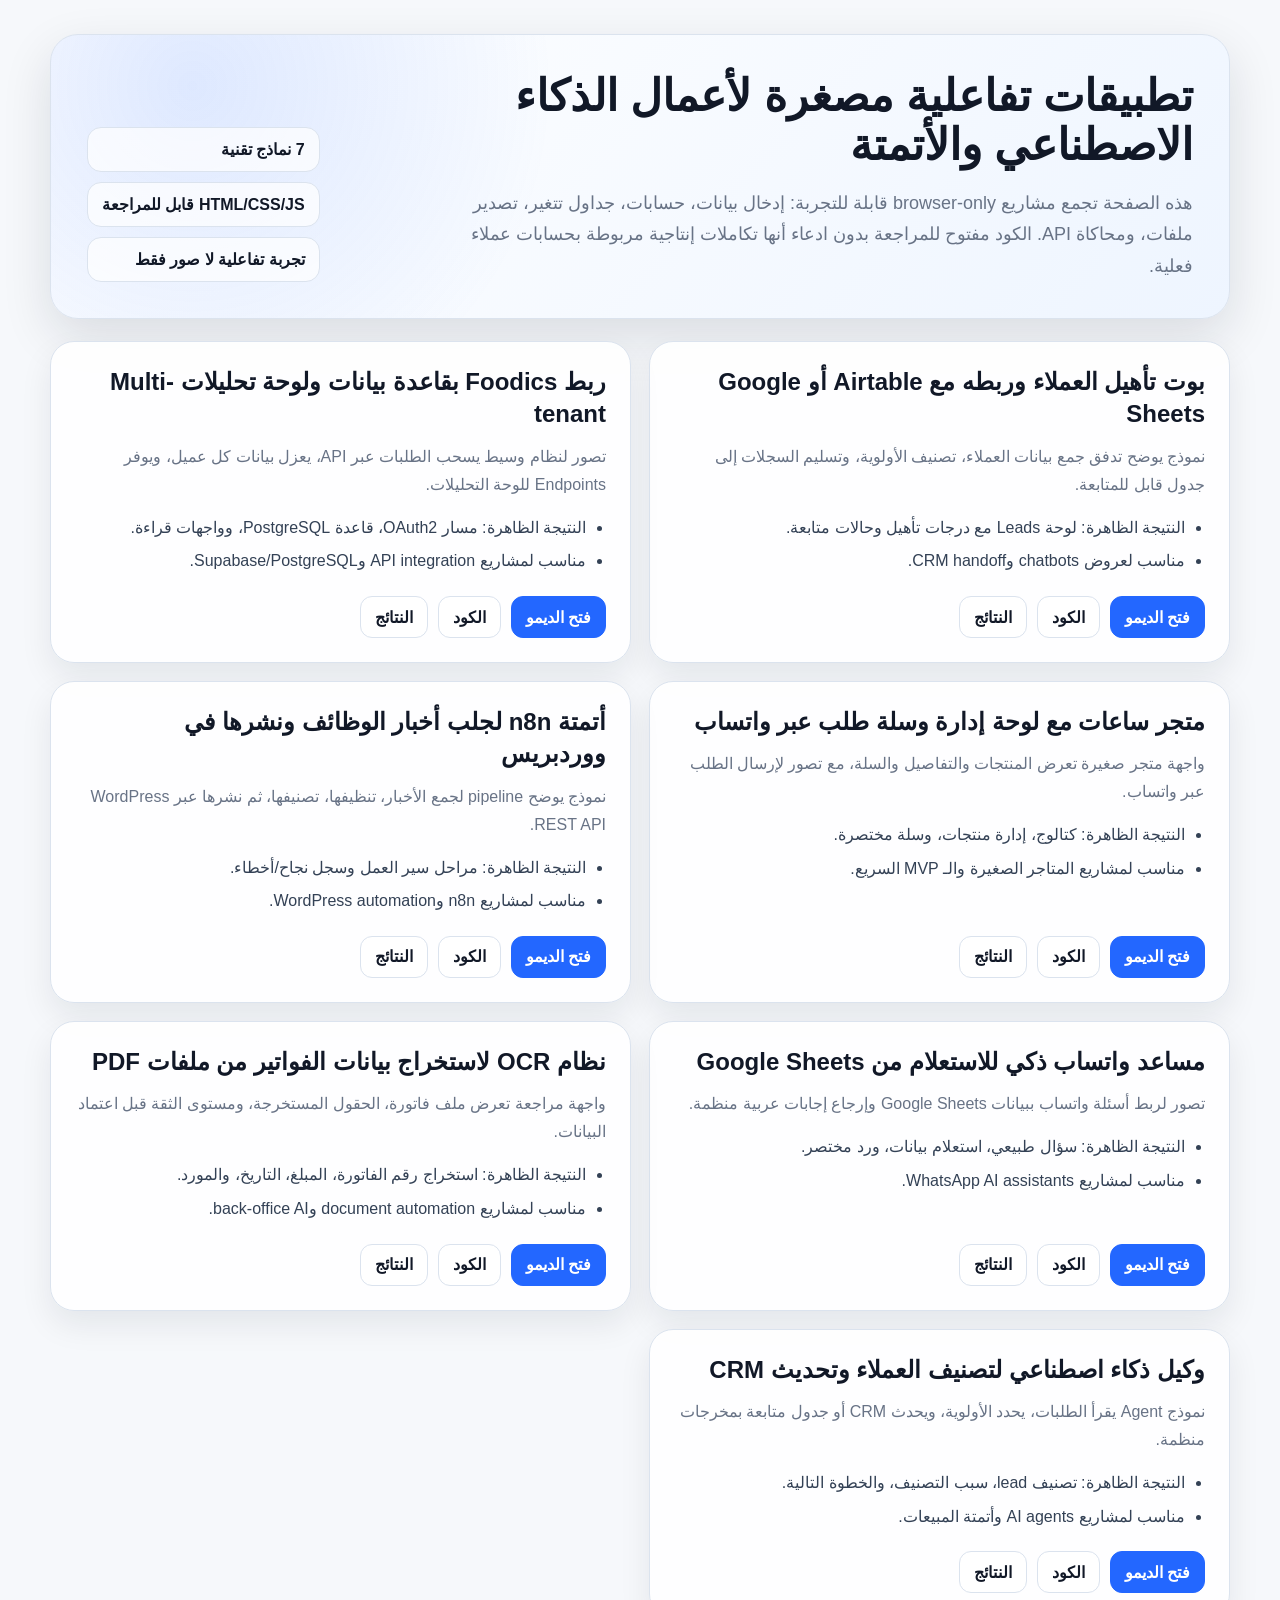
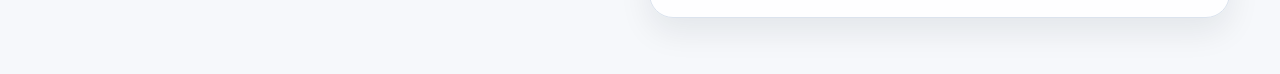
<file: index.html>
<!doctype html>
<html lang="ar" dir="rtl">
<head>
  <meta charset="utf-8">
  <meta name="viewport" content="width=device-width, initial-scale=1">
  <title>معرض ديموهات الذكاء الاصطناعي والأتمتة</title>
  <link rel="icon" href="./favicon.svg" type="image/svg+xml">
  <link rel="stylesheet" href="./shared.css">
</head>
<body>
  <main class="frame hub rtl">
    <section class="hub-hero">
      <div>
        <h1>تطبيقات تفاعلية مصغرة لأعمال الذكاء الاصطناعي والأتمتة</h1>
        <p>هذه الصفحة تجمع مشاريع browser-only قابلة للتجربة: إدخال بيانات، حسابات، جداول تتغير، تصدير ملفات، ومحاكاة API. الكود مفتوح للمراجعة بدون ادعاء أنها تكاملات إنتاجية مربوطة بحسابات عملاء فعلية.</p>
      </div>
      <div class="hub-meta">
        <span>7 نماذج تقنية</span>
        <span>HTML/CSS/JS قابل للمراجعة</span>
        <span>تجربة تفاعلية لا صور فقط</span>
      </div>
    </section>

    <section class="demo-grid" aria-label="قائمة الديموهات">
      <article class="demo-card">
        <div>
          <h2>بوت تأهيل العملاء وربطه مع Airtable أو Google Sheets</h2>
          <p>نموذج يوضح تدفق جمع بيانات العملاء، تصنيف الأولوية، وتسليم السجلات إلى جدول قابل للمتابعة.</p>
          <ul>
            <li>النتيجة الظاهرة: لوحة Leads مع درجات تأهيل وحالات متابعة.</li>
            <li>مناسب لعروض chatbots وCRM handoff.</li>
          </ul>
        </div>
        <div class="demo-actions">
          <a href="./ai-leads-dashboard.html">فتح الديمو</a>
          <a href="https://github.com/Abdelrahman-Nashaat/mostaql-ai-automation-portfolio/blob/main/ai-leads-dashboard.html">الكود</a>
          <a href="./results.html#ai-leads-dashboard">النتائج</a>
        </div>
      </article>

      <article class="demo-card">
        <div>
          <h2>ربط Foodics بقاعدة بيانات ولوحة تحليلات Multi-tenant</h2>
          <p>تصور لنظام وسيط يسحب الطلبات عبر API، يعزل بيانات كل عميل، ويوفر Endpoints للوحة التحليلات.</p>
          <ul>
            <li>النتيجة الظاهرة: مسار OAuth2، قاعدة PostgreSQL، وواجهات قراءة.</li>
            <li>مناسب لمشاريع API integration وSupabase/PostgreSQL.</li>
          </ul>
        </div>
        <div class="demo-actions">
          <a href="./foodics-analytics-api.html">فتح الديمو</a>
          <a href="https://github.com/Abdelrahman-Nashaat/mostaql-ai-automation-portfolio/blob/main/foodics-analytics-api.html">الكود</a>
          <a href="./results.html#foodics-analytics-api">النتائج</a>
        </div>
      </article>

      <article class="demo-card">
        <div>
          <h2>متجر ساعات مع لوحة إدارة وسلة طلب عبر واتساب</h2>
          <p>واجهة متجر صغيرة تعرض المنتجات والتفاصيل والسلة، مع تصور لإرسال الطلب عبر واتساب.</p>
          <ul>
            <li>النتيجة الظاهرة: كتالوج، إدارة منتجات، وسلة مختصرة.</li>
            <li>مناسب لمشاريع المتاجر الصغيرة والـ MVP السريع.</li>
          </ul>
        </div>
        <div class="demo-actions">
          <a href="./watch-store-admin.html">فتح الديمو</a>
          <a href="https://github.com/Abdelrahman-Nashaat/mostaql-ai-automation-portfolio/blob/main/watch-store-admin.html">الكود</a>
          <a href="./results.html#watch-store-admin">النتائج</a>
        </div>
      </article>

      <article class="demo-card">
        <div>
          <h2>أتمتة n8n لجلب أخبار الوظائف ونشرها في ووردبريس</h2>
          <p>نموذج يوضح pipeline لجمع الأخبار، تنظيفها، تصنيفها، ثم نشرها عبر WordPress REST API.</p>
          <ul>
            <li>النتيجة الظاهرة: مراحل سير العمل وسجل نجاح/أخطاء.</li>
            <li>مناسب لمشاريع n8n وWordPress automation.</li>
          </ul>
        </div>
        <div class="demo-actions">
          <a href="./n8n-jobs-wordpress.html">فتح الديمو</a>
          <a href="https://github.com/Abdelrahman-Nashaat/mostaql-ai-automation-portfolio/blob/main/n8n-jobs-wordpress.html">الكود</a>
          <a href="./results.html#n8n-jobs-wordpress">النتائج</a>
        </div>
      </article>

      <article class="demo-card">
        <div>
          <h2>مساعد واتساب ذكي للاستعلام من Google Sheets</h2>
          <p>تصور لربط أسئلة واتساب ببيانات Google Sheets وإرجاع إجابات عربية منظمة.</p>
          <ul>
            <li>النتيجة الظاهرة: سؤال طبيعي، استعلام بيانات، ورد مختصر.</li>
            <li>مناسب لمشاريع WhatsApp AI assistants.</li>
          </ul>
        </div>
        <div class="demo-actions">
          <a href="./whatsapp-sheets-assistant.html">فتح الديمو</a>
          <a href="https://github.com/Abdelrahman-Nashaat/mostaql-ai-automation-portfolio/blob/main/whatsapp-sheets-assistant.html">الكود</a>
          <a href="./results.html#whatsapp-sheets-assistant">النتائج</a>
        </div>
      </article>

      <article class="demo-card">
        <div>
          <h2>نظام OCR لاستخراج بيانات الفواتير من ملفات PDF</h2>
          <p>واجهة مراجعة تعرض ملف فاتورة، الحقول المستخرجة، ومستوى الثقة قبل اعتماد البيانات.</p>
          <ul>
            <li>النتيجة الظاهرة: استخراج رقم الفاتورة، المبلغ، التاريخ، والمورد.</li>
            <li>مناسب لمشاريع document automation وback-office AI.</li>
          </ul>
        </div>
        <div class="demo-actions">
          <a href="./invoice-ocr-workbench.html">فتح الديمو</a>
          <a href="https://github.com/Abdelrahman-Nashaat/mostaql-ai-automation-portfolio/blob/main/invoice-ocr-workbench.html">الكود</a>
          <a href="./results.html#invoice-ocr-workbench">النتائج</a>
        </div>
      </article>

      <article class="demo-card">
        <div>
          <h2>وكيل ذكاء اصطناعي لتصنيف العملاء وتحديث CRM</h2>
          <p>نموذج Agent يقرأ الطلبات، يحدد الأولوية، ويحدث CRM أو جدول متابعة بمخرجات منظمة.</p>
          <ul>
            <li>النتيجة الظاهرة: تصنيف lead، سبب التصنيف، والخطوة التالية.</li>
            <li>مناسب لمشاريع AI agents وأتمتة المبيعات.</li>
          </ul>
        </div>
        <div class="demo-actions">
          <a href="./crm-lead-agent.html">فتح الديمو</a>
          <a href="https://github.com/Abdelrahman-Nashaat/mostaql-ai-automation-portfolio/blob/main/crm-lead-agent.html">الكود</a>
          <a href="./results.html#crm-lead-agent">النتائج</a>
        </div>
      </article>
    </section>
  </main>
</body>
</html>
</file>
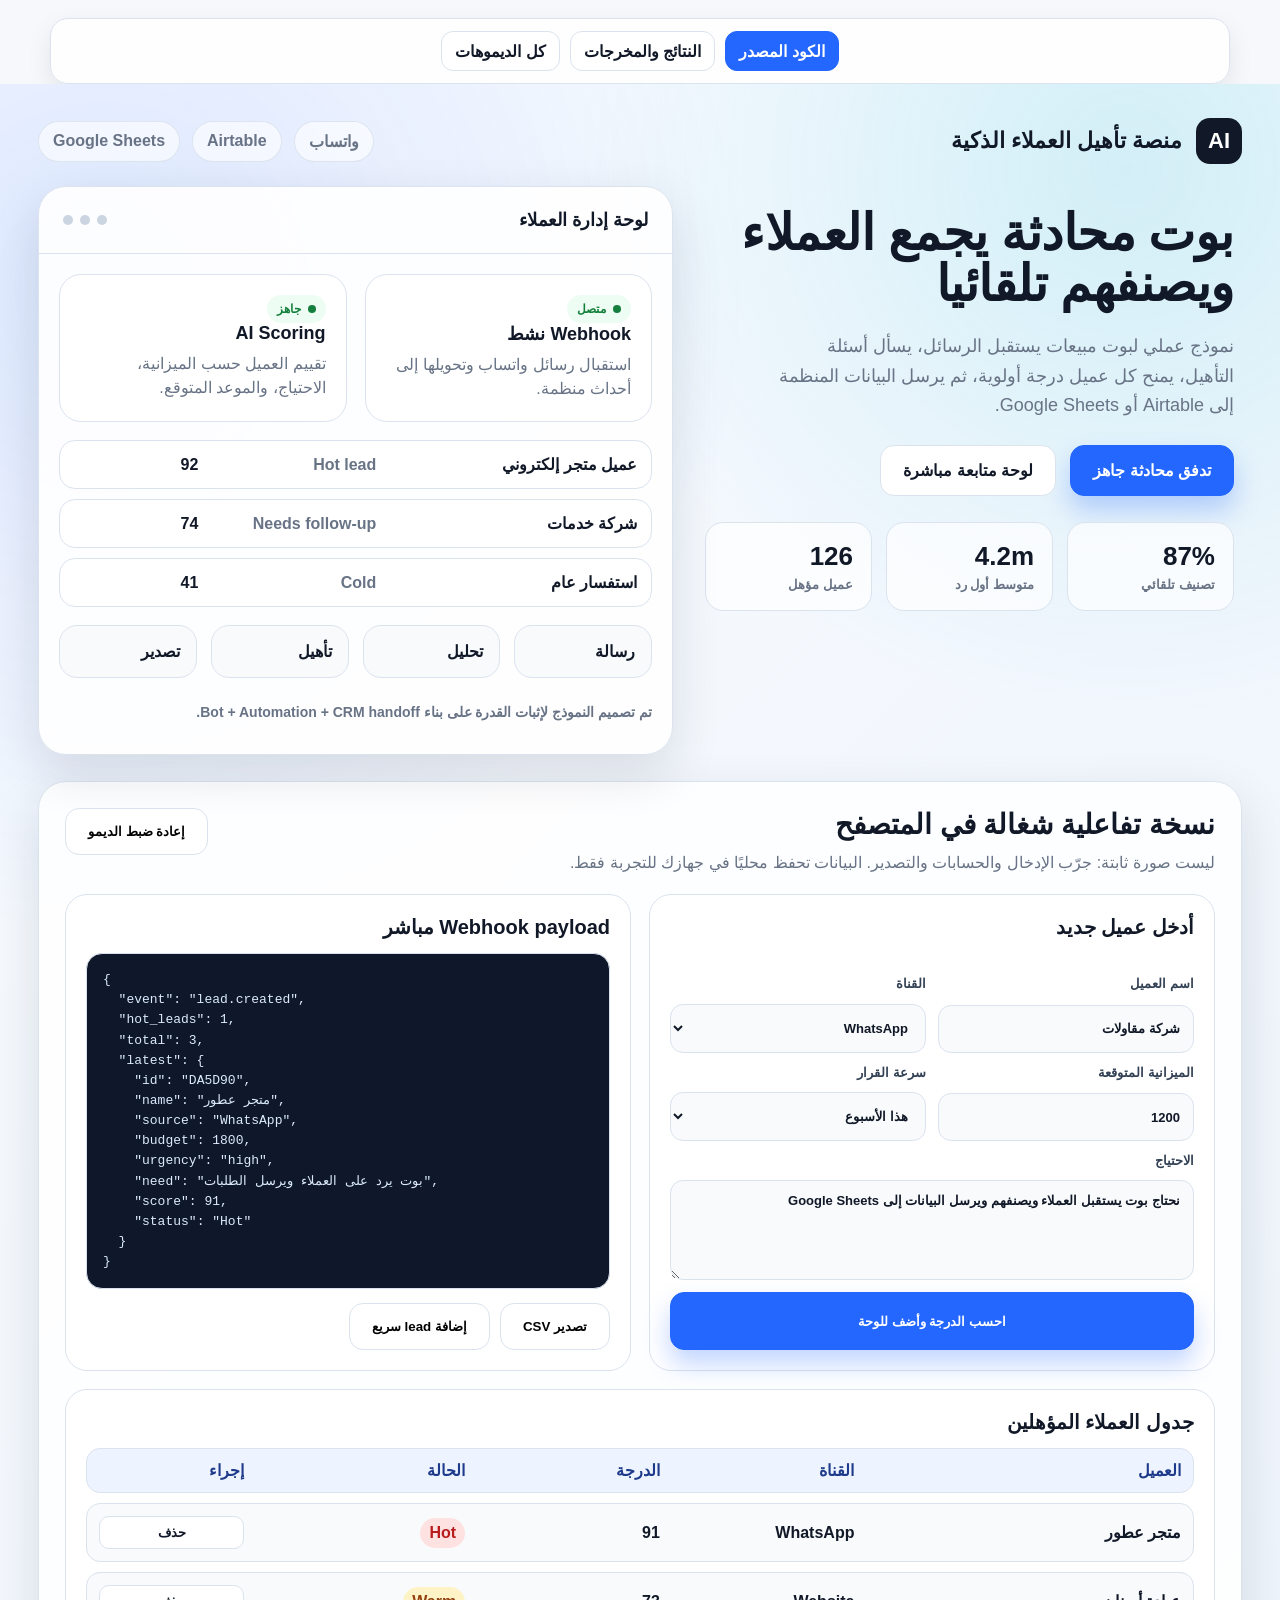
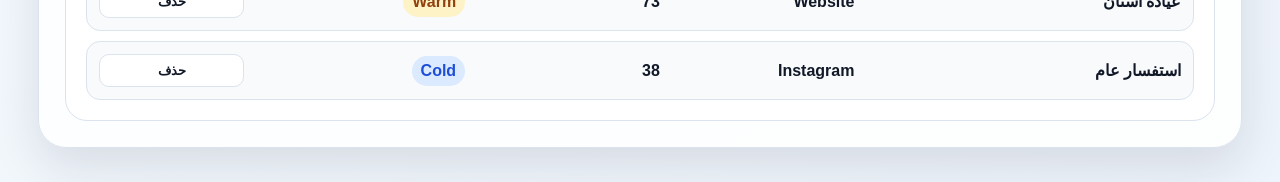
<file: ai-leads-dashboard.html>
<!doctype html>
<html lang="ar" dir="rtl">
<head>
  <meta charset="utf-8">
  <meta name="viewport" content="width=device-width, initial-scale=1">
  <title>AI Lead Qualification Dashboard</title>
  <link rel="icon" href="./favicon.svg" type="image/svg+xml">
  <link rel="stylesheet" href="./shared.css">
  <script src="./proof-links.js" defer></script>
  <script src="./portfolio-app.js" defer></script>
</head>
<body>
  <main class="frame rtl">
    <header class="topbar">
      <div class="brand"><div class="mark">AI</div><span>منصة تأهيل العملاء الذكية</span></div>
      <nav class="nav"><span>واتساب</span><span>Airtable</span><span>Google Sheets</span></nav>
    </header>
    <section class="hero">
      <div class="copy">
        <h1>بوت محادثة يجمع العملاء ويصنفهم تلقائيا</h1>
        <p>نموذج عملي لبوت مبيعات يستقبل الرسائل، يسأل أسئلة التأهيل، يمنح كل عميل درجة أولوية، ثم يرسل البيانات المنظمة إلى Airtable أو Google Sheets.</p>
        <div class="actions">
          <div class="button primary">تدفق محادثة جاهز</div>
          <div class="button">لوحة متابعة مباشرة</div>
        </div>
        <div class="metrics">
          <div class="metric"><strong>87%</strong><span>تصنيف تلقائي</span></div>
          <div class="metric"><strong>4.2m</strong><span>متوسط أول رد</span></div>
          <div class="metric"><strong>126</strong><span>عميل مؤهل</span></div>
        </div>
      </div>
      <div class="panel">
        <div class="panel-head"><div class="panel-title">لوحة إدارة العملاء</div><div class="dots"><i></i><i></i><i></i></div></div>
        <div class="panel-body">
          <div class="grid-2">
            <div class="card"><span class="status">متصل</span><h3>Webhook نشط</h3><p>استقبال رسائل واتساب وتحويلها إلى أحداث منظمة.</p></div>
            <div class="card"><span class="status">جاهز</span><h3>AI Scoring</h3><p>تقييم العميل حسب الميزانية، الاحتياج، والموعد المتوقع.</p></div>
          </div>
          <div class="table" style="margin-top:18px">
            <div class="row"><strong>عميل متجر إلكتروني</strong><span>Hot lead</span><b>92</b></div>
            <div class="row"><strong>شركة خدمات</strong><span>Needs follow-up</span><b>74</b></div>
            <div class="row"><strong>استفسار عام</strong><span>Cold</span><b>41</b></div>
          </div>
          <div class="flow">
            <div>رسالة</div><div>تحليل</div><div>تأهيل</div><div>تصدير</div>
          </div>
          <p class="footer-note">تم تصميم النموذج لإثبات القدرة على بناء Bot + Automation + CRM handoff.</p>
        </div>
      </div>
    </section>
  </main>
</body>
</html>
</file>
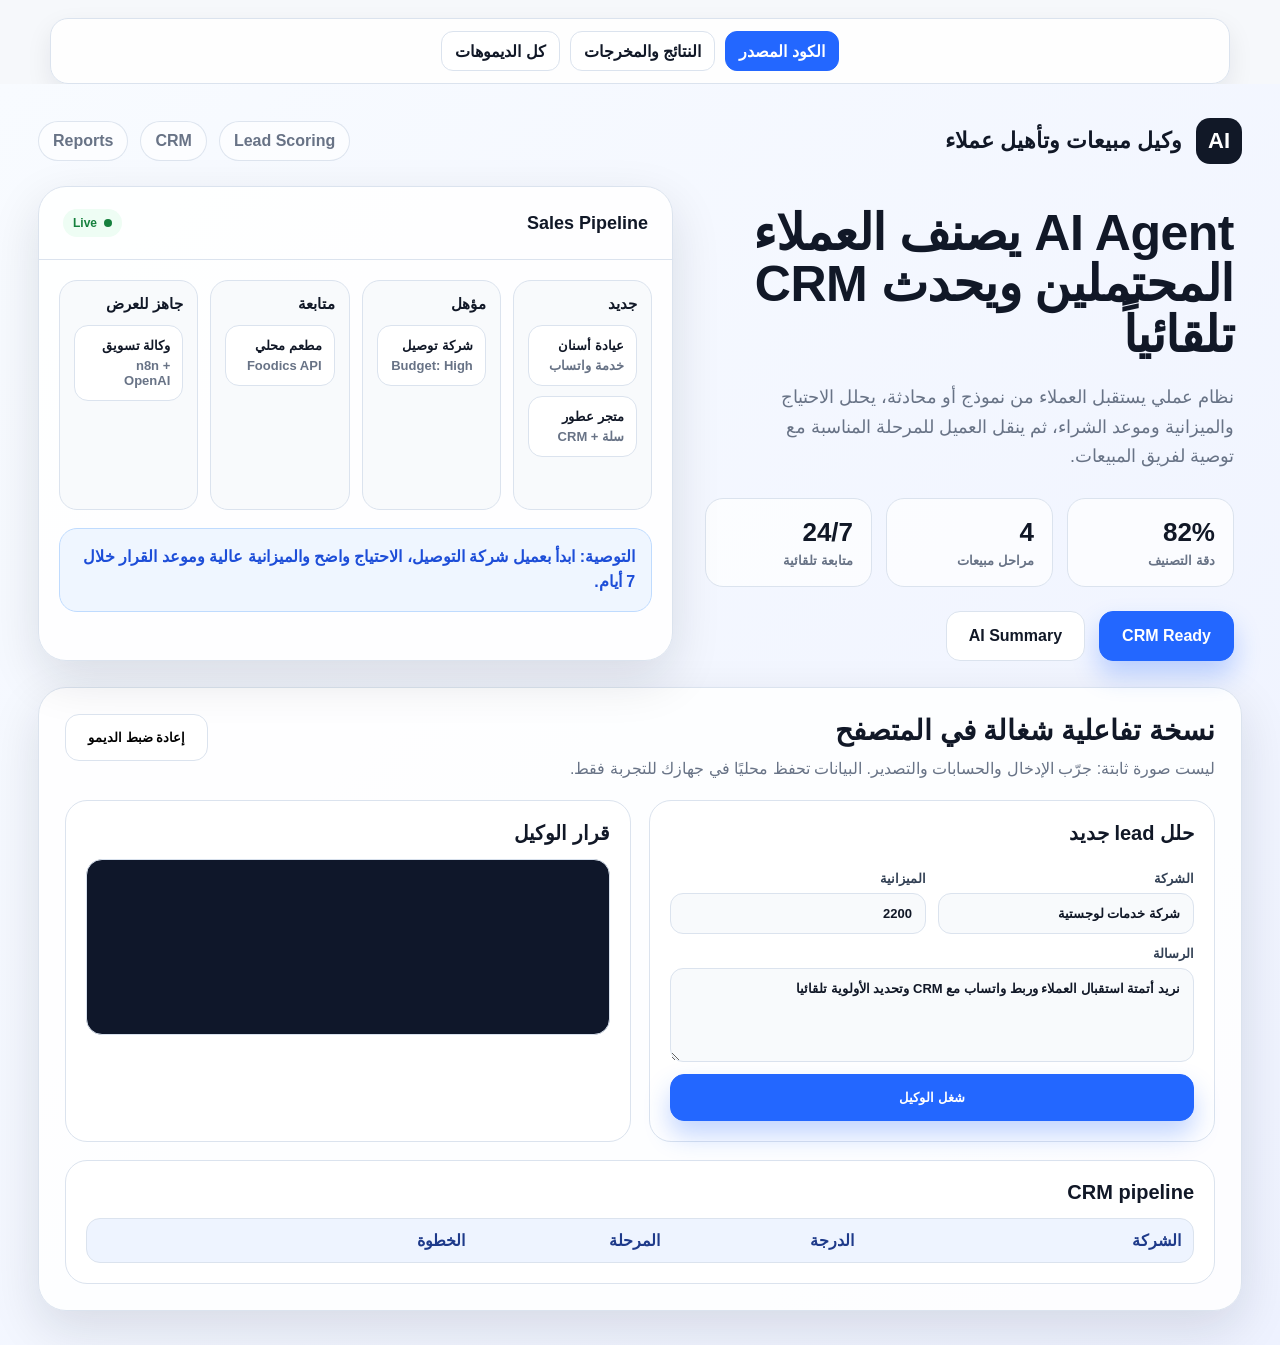
<file: crm-lead-agent.html>
<!doctype html>
<html lang="ar" dir="rtl">
<head>
  <meta charset="utf-8">
  <meta name="viewport" content="width=device-width, initial-scale=1">
  <title>CRM Lead Agent</title>
  <link rel="icon" href="./favicon.svg" type="image/svg+xml">
  <link rel="stylesheet" href="./shared.css">
  <script src="./proof-links.js" defer></script>
  <script src="./portfolio-app.js" defer></script>
  <style>
    .frame { background: linear-gradient(135deg, #f8fbff, #eef2ff); }
    .pipeline {
      display: grid;
      grid-template-columns: repeat(4, 1fr);
      gap: 12px;
      margin-bottom: 18px;
    }
    .stage {
      min-height: 230px;
      padding: 14px;
      border-radius: 18px;
      border: 1px solid var(--line);
      background: #f8fafc;
    }
    .stage h3 { margin: 0 0 12px; font-size: 15px; }
    .lead {
      padding: 12px;
      margin-bottom: 10px;
      border-radius: 14px;
      background: #fff;
      border: 1px solid var(--line);
      font-weight: 800;
      font-size: 13px;
    }
    .lead span { display: block; color: var(--muted); margin-top: 5px; font-weight: 700; }
    .insight {
      border: 1px solid #bfdbfe;
      background: #eff6ff;
      color: #1d4ed8;
      border-radius: 18px;
      padding: 16px;
      font-weight: 850;
      line-height: 1.55;
    }
  </style>
</head>
<body>
  <main class="frame rtl">
    <header class="topbar">
      <div class="brand"><div class="mark">AI</div><span>وكيل مبيعات وتأهيل عملاء</span></div>
      <nav class="nav"><span>Lead Scoring</span><span>CRM</span><span>Reports</span></nav>
    </header>
    <section class="hero">
      <div class="copy">
        <h1>AI Agent يصنف العملاء المحتملين ويحدث CRM تلقائياً</h1>
        <p>نظام عملي يستقبل العملاء من نموذج أو محادثة، يحلل الاحتياج والميزانية وموعد الشراء، ثم ينقل العميل للمرحلة المناسبة مع توصية لفريق المبيعات.</p>
        <div class="metrics">
          <div class="metric"><strong>82%</strong><span>دقة التصنيف</span></div>
          <div class="metric"><strong>4</strong><span>مراحل مبيعات</span></div>
          <div class="metric"><strong>24/7</strong><span>متابعة تلقائية</span></div>
        </div>
        <div class="actions"><div class="button primary">CRM Ready</div><div class="button">AI Summary</div></div>
      </div>
      <div class="panel">
        <div class="panel-head"><div class="panel-title">Sales Pipeline</div><div class="status">Live</div></div>
        <div class="panel-body">
          <div class="pipeline">
            <div class="stage"><h3>جديد</h3><div class="lead">عيادة أسنان<span>خدمة واتساب</span></div><div class="lead">متجر عطور<span>سلة + CRM</span></div></div>
            <div class="stage"><h3>مؤهل</h3><div class="lead">شركة توصيل<span>Budget: High</span></div></div>
            <div class="stage"><h3>متابعة</h3><div class="lead">مطعم محلي<span>Foodics API</span></div></div>
            <div class="stage"><h3>جاهز للعرض</h3><div class="lead">وكالة تسويق<span>n8n + OpenAI</span></div></div>
          </div>
          <div class="insight">التوصية: ابدأ بعميل شركة التوصيل، الاحتياج واضح والميزانية عالية وموعد القرار خلال 7 أيام.</div>
        </div>
      </div>
    </section>
  </main>
</body>
</html>
</file>
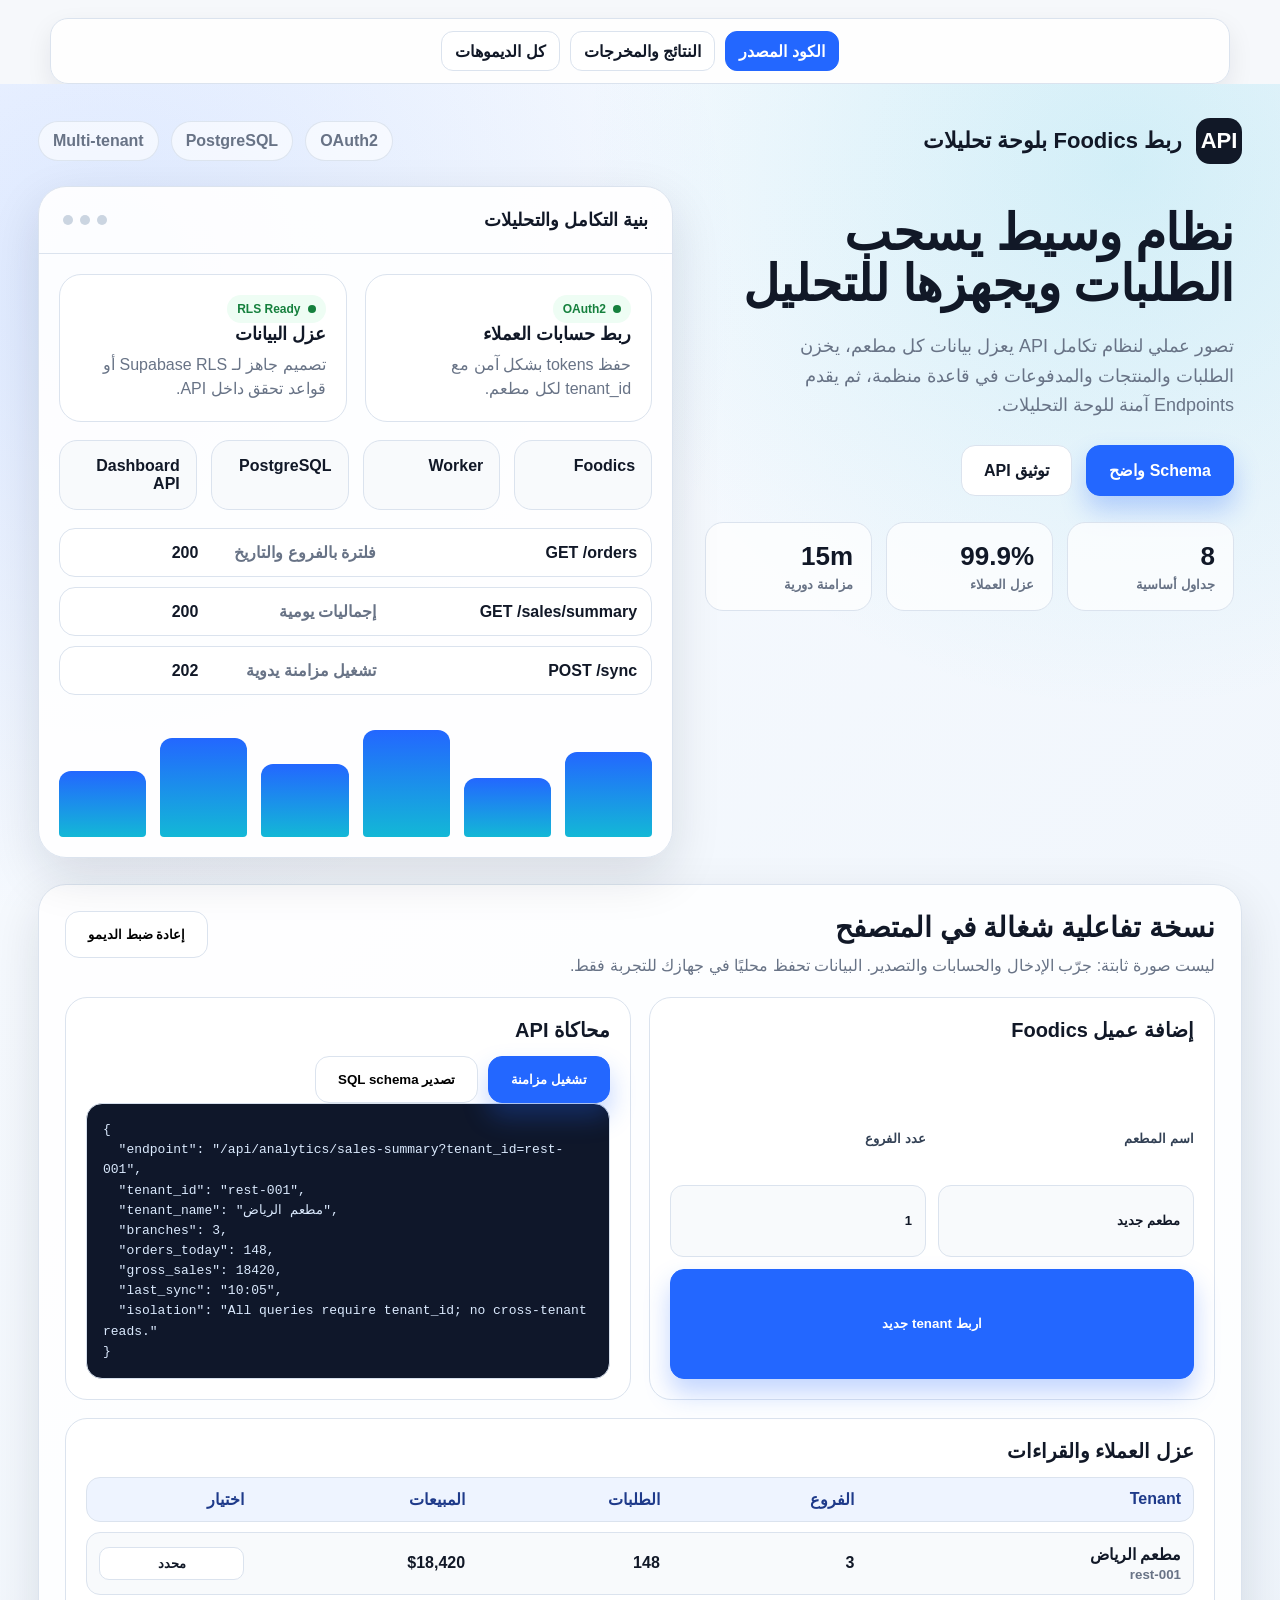
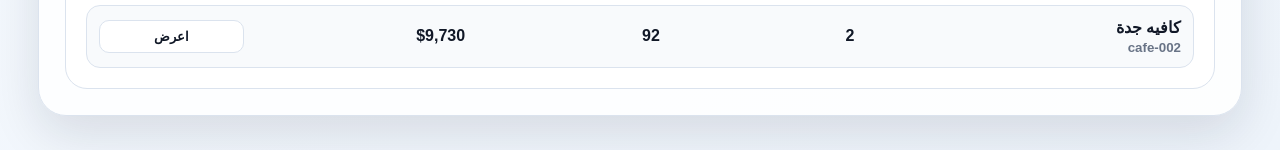
<file: foodics-analytics-api.html>
<!doctype html>
<html lang="ar" dir="rtl">
<head>
  <meta charset="utf-8">
  <meta name="viewport" content="width=device-width, initial-scale=1">
  <title>Foodics Analytics API Integration</title>
  <link rel="icon" href="./favicon.svg" type="image/svg+xml">
  <link rel="stylesheet" href="./shared.css">
  <script src="./proof-links.js" defer></script>
  <script src="./portfolio-app.js" defer></script>
</head>
<body>
  <main class="frame rtl">
    <header class="topbar">
      <div class="brand"><div class="mark">API</div><span>ربط Foodics بلوحة تحليلات</span></div>
      <nav class="nav"><span>OAuth2</span><span>PostgreSQL</span><span>Multi-tenant</span></nav>
    </header>
    <section class="hero">
      <div class="copy">
        <h1>نظام وسيط يسحب الطلبات ويجهزها للتحليل</h1>
        <p>تصور عملي لنظام تكامل API يعزل بيانات كل مطعم، يخزن الطلبات والمنتجات والمدفوعات في قاعدة منظمة، ثم يقدم Endpoints آمنة للوحة التحليلات.</p>
        <div class="actions">
          <div class="button primary">Schema واضح</div>
          <div class="button">توثيق API</div>
        </div>
        <div class="metrics">
          <div class="metric"><strong>8</strong><span>جداول أساسية</span></div>
          <div class="metric"><strong>99.9%</strong><span>عزل العملاء</span></div>
          <div class="metric"><strong>15m</strong><span>مزامنة دورية</span></div>
        </div>
      </div>
      <div class="panel">
        <div class="panel-head"><div class="panel-title">بنية التكامل والتحليلات</div><div class="dots"><i></i><i></i><i></i></div></div>
        <div class="panel-body">
          <div class="grid-2">
            <div class="card"><span class="status">OAuth2</span><h3>ربط حسابات العملاء</h3><p>حفظ tokens بشكل آمن مع tenant_id لكل مطعم.</p></div>
            <div class="card"><span class="status">RLS Ready</span><h3>عزل البيانات</h3><p>تصميم جاهز لـ Supabase RLS أو قواعد تحقق داخل API.</p></div>
          </div>
          <div class="flow">
            <div>Foodics</div><div>Worker</div><div>PostgreSQL</div><div>Dashboard API</div>
          </div>
          <div class="table" style="margin-top:18px">
            <div class="row"><strong>GET /orders</strong><span>فلترة بالفروع والتاريخ</span><b>200</b></div>
            <div class="row"><strong>GET /sales/summary</strong><span>إجماليات يومية</span><b>200</b></div>
            <div class="row"><strong>POST /sync</strong><span>تشغيل مزامنة يدوية</span><b>202</b></div>
          </div>
          <div class="bars" style="margin-top:24px"><div style="height:72%"></div><div style="height:50%"></div><div style="height:91%"></div><div style="height:62%"></div><div style="height:84%"></div><div style="height:56%"></div></div>
        </div>
      </div>
    </section>
  </main>
</body>
</html>
</file>
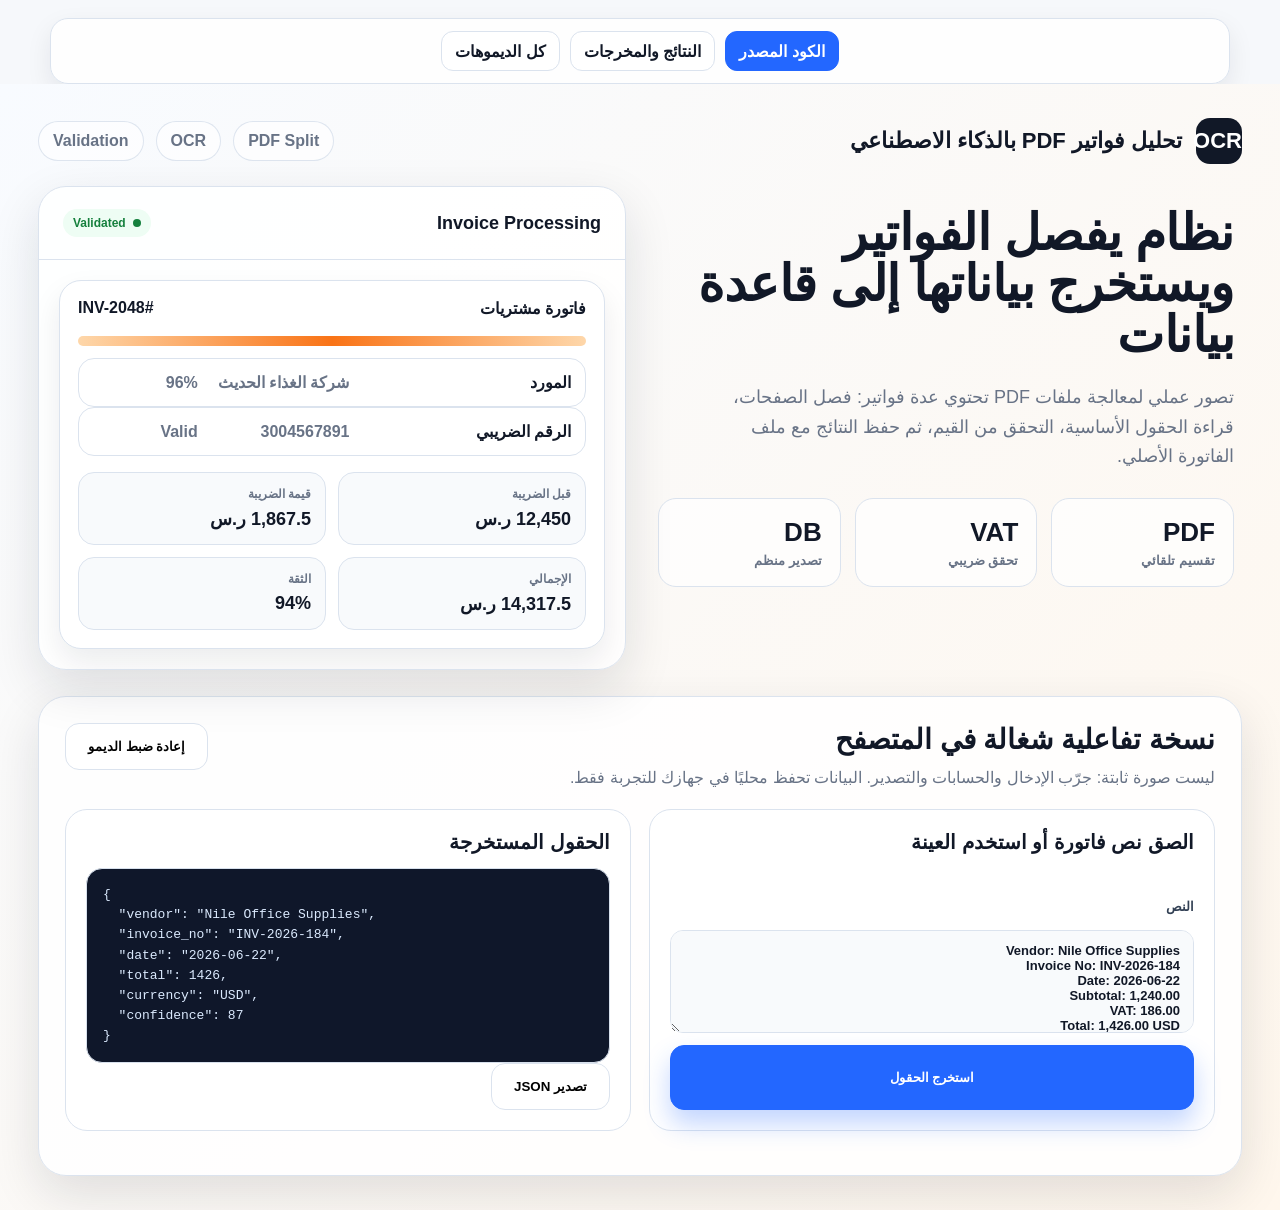
<file: invoice-ocr-workbench.html>
<!doctype html>
<html lang="ar" dir="rtl">
<head>
  <meta charset="utf-8">
  <meta name="viewport" content="width=device-width, initial-scale=1">
  <title>Invoice OCR Workbench</title>
  <link rel="icon" href="./favicon.svg" type="image/svg+xml">
  <link rel="stylesheet" href="./shared.css">
  <script src="./proof-links.js" defer></script>
  <script src="./portfolio-app.js" defer></script>
  <style>
    .frame { background: linear-gradient(135deg, #f8fbff, #fff7ed); }
    .hero { grid-template-columns: 1fr 1fr; }
    .invoice {
      background: #fff;
      border: 1px solid var(--line);
      border-radius: 22px;
      padding: 18px;
      box-shadow: 0 14px 30px rgba(15, 23, 42, 0.08);
    }
    .invoice-head { display: flex; justify-content: space-between; margin-bottom: 18px; font-weight: 900; }
    .scan-line {
      height: 10px;
      border-radius: 999px;
      background: linear-gradient(90deg, #fed7aa, #f97316, #fed7aa);
      margin: 12px 0;
    }
    .extract {
      display: grid;
      grid-template-columns: repeat(2, 1fr);
      gap: 12px;
      margin-top: 16px;
    }
    .field {
      padding: 14px;
      border-radius: 16px;
      background: #f8fafc;
      border: 1px solid var(--line);
    }
    .field span { display: block; color: var(--muted); font-size: 12px; font-weight: 800; }
    .field strong { display: block; margin-top: 7px; font-size: 18px; }
  </style>
</head>
<body>
  <main class="frame rtl">
    <header class="topbar">
      <div class="brand"><div class="mark">OCR</div><span>تحليل فواتير PDF بالذكاء الاصطناعي</span></div>
      <nav class="nav"><span>PDF Split</span><span>OCR</span><span>Validation</span></nav>
    </header>
    <section class="hero">
      <div class="copy">
        <h1>نظام يفصل الفواتير ويستخرج بياناتها إلى قاعدة بيانات</h1>
        <p>تصور عملي لمعالجة ملفات PDF تحتوي عدة فواتير: فصل الصفحات، قراءة الحقول الأساسية، التحقق من القيم، ثم حفظ النتائج مع ملف الفاتورة الأصلي.</p>
        <div class="metrics">
          <div class="metric"><strong>PDF</strong><span>تقسيم تلقائي</span></div>
          <div class="metric"><strong>VAT</strong><span>تحقق ضريبي</span></div>
          <div class="metric"><strong>DB</strong><span>تصدير منظم</span></div>
        </div>
      </div>
      <div class="panel">
        <div class="panel-head"><div class="panel-title">Invoice Processing</div><div class="status">Validated</div></div>
        <div class="panel-body">
          <div class="invoice">
            <div class="invoice-head"><span>فاتورة مشتريات</span><span>#INV-2048</span></div>
            <div class="scan-line"></div>
            <div class="row"><strong>المورد</strong><span>شركة الغذاء الحديث</span><span>96%</span></div>
            <div class="row"><strong>الرقم الضريبي</strong><span>3004567891</span><span>Valid</span></div>
            <div class="extract">
              <div class="field"><span>قبل الضريبة</span><strong>12,450 ر.س</strong></div>
              <div class="field"><span>قيمة الضريبة</span><strong>1,867.5 ر.س</strong></div>
              <div class="field"><span>الإجمالي</span><strong>14,317.5 ر.س</strong></div>
              <div class="field"><span>الثقة</span><strong>94%</strong></div>
            </div>
          </div>
        </div>
      </div>
    </section>
  </main>
</body>
</html>
</file>
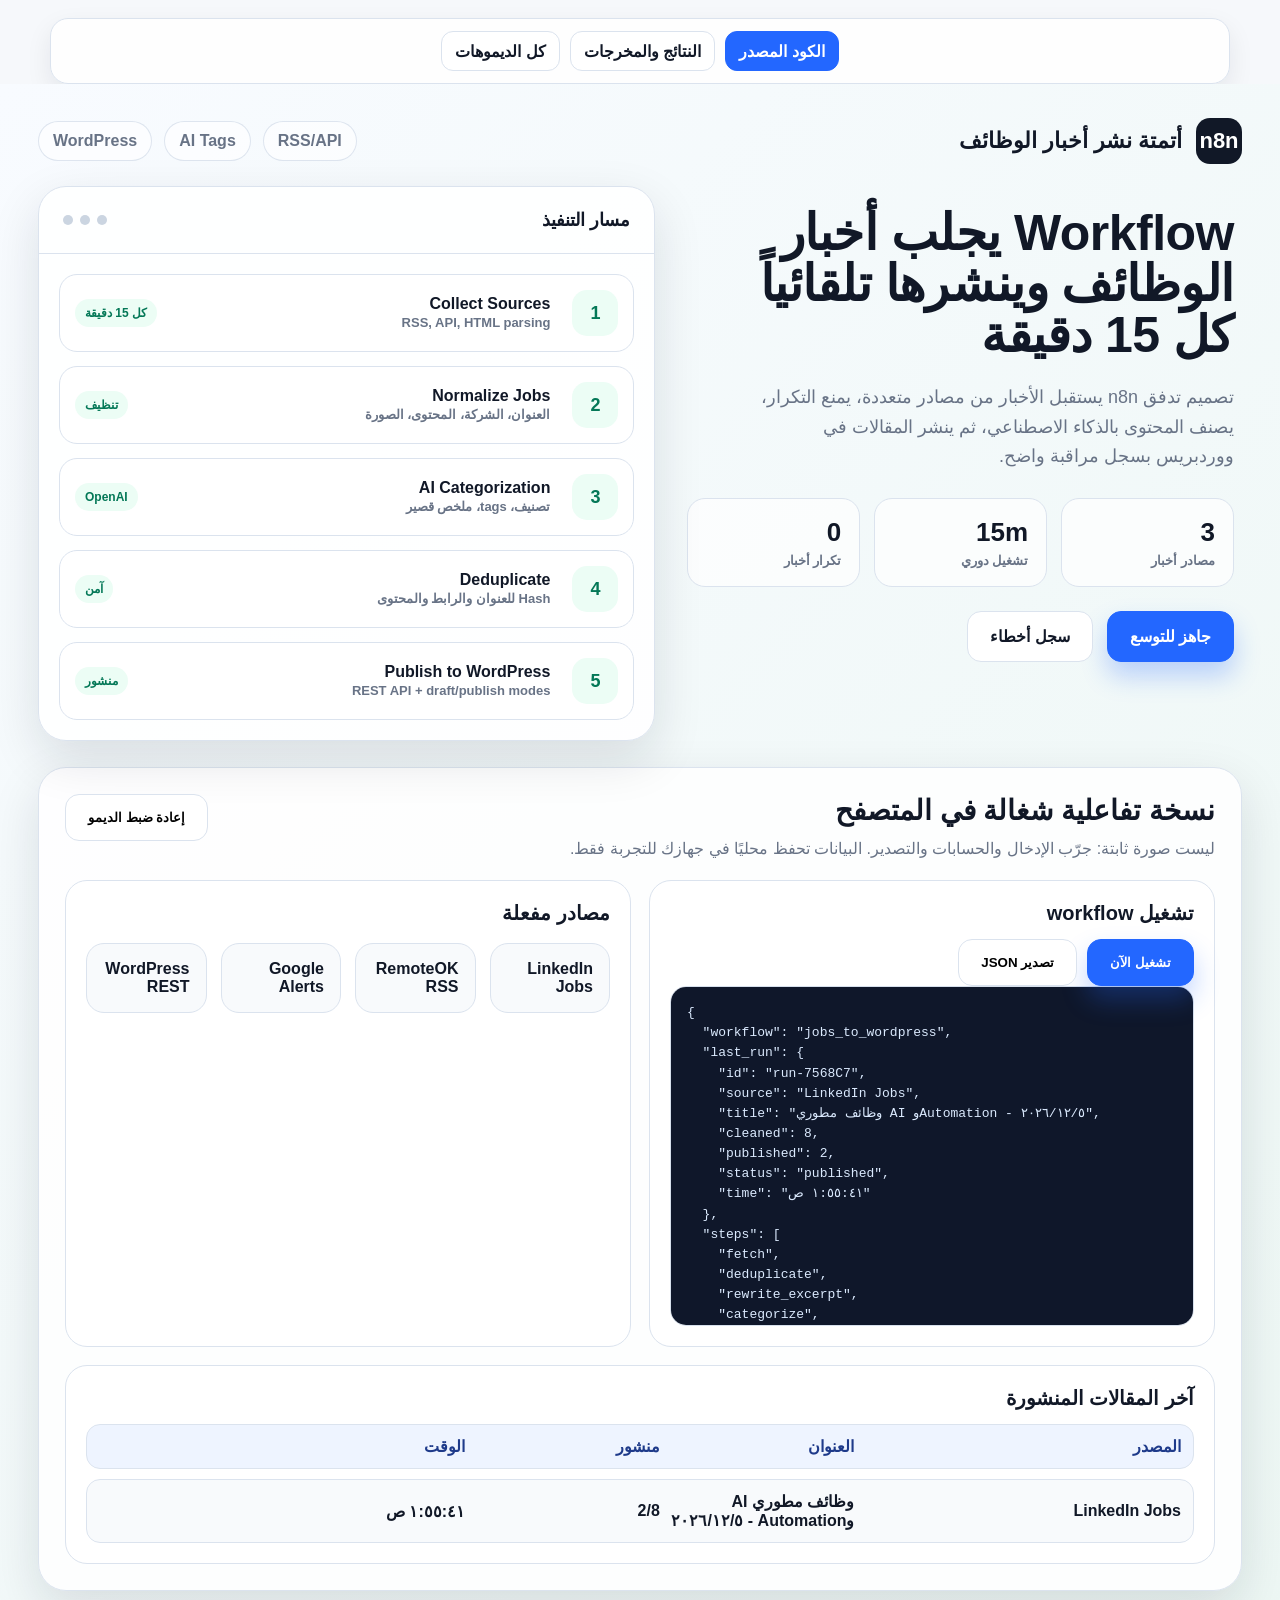
<file: n8n-jobs-wordpress.html>
<!doctype html>
<html lang="ar" dir="rtl">
<head>
  <meta charset="utf-8">
  <meta name="viewport" content="width=device-width, initial-scale=1">
  <title>n8n Jobs Automation</title>
  <link rel="icon" href="./favicon.svg" type="image/svg+xml">
  <link rel="stylesheet" href="./shared.css">
  <script src="./proof-links.js" defer></script>
  <script src="./portfolio-app.js" defer></script>
  <style>
    .frame { background: linear-gradient(135deg, #f8fbff 0%, #edf7f4 100%); }
    .hero { grid-template-columns: 0.95fr 1.05fr; }
    .node-map { display: grid; gap: 14px; }
    .node {
      display: grid;
      grid-template-columns: 54px 1fr auto;
      gap: 14px;
      align-items: center;
      padding: 15px;
      border: 1px solid var(--line);
      border-radius: 18px;
      background: #fff;
    }
    .node b {
      display: grid;
      width: 46px;
      height: 46px;
      place-items: center;
      border-radius: 15px;
      background: #ecfdf5;
      color: #047857;
      font-size: 18px;
    }
    .node strong { display: block; font-size: 16px; }
    .node span { color: var(--muted); font-size: 13px; font-weight: 700; }
    .node em {
      font-style: normal;
      color: #047857;
      background: #ecfdf5;
      border-radius: 999px;
      padding: 7px 10px;
      font-size: 12px;
      font-weight: 900;
    }
  </style>
</head>
<body>
  <main class="frame rtl">
    <header class="topbar">
      <div class="brand"><div class="mark">n8n</div><span>أتمتة نشر أخبار الوظائف</span></div>
      <nav class="nav"><span>RSS/API</span><span>AI Tags</span><span>WordPress</span></nav>
    </header>
    <section class="hero">
      <div class="copy">
        <h1>Workflow يجلب أخبار الوظائف وينشرها تلقائياً كل 15 دقيقة</h1>
        <p>تصميم تدفق n8n يستقبل الأخبار من مصادر متعددة، يمنع التكرار، يصنف المحتوى بالذكاء الاصطناعي، ثم ينشر المقالات في ووردبريس بسجل مراقبة واضح.</p>
        <div class="metrics">
          <div class="metric"><strong>3</strong><span>مصادر أخبار</span></div>
          <div class="metric"><strong>15m</strong><span>تشغيل دوري</span></div>
          <div class="metric"><strong>0</strong><span>تكرار أخبار</span></div>
        </div>
        <div class="actions"><div class="button primary">جاهز للتوسع</div><div class="button">سجل أخطاء</div></div>
      </div>
      <div class="panel">
        <div class="panel-head">
          <div class="panel-title">مسار التنفيذ</div>
          <div class="dots"><i></i><i></i><i></i></div>
        </div>
        <div class="panel-body node-map">
          <div class="node"><b>1</b><div><strong>Collect Sources</strong><span>RSS, API, HTML parsing</span></div><em>كل 15 دقيقة</em></div>
          <div class="node"><b>2</b><div><strong>Normalize Jobs</strong><span>العنوان، الشركة، المحتوى، الصورة</span></div><em>تنظيف</em></div>
          <div class="node"><b>3</b><div><strong>AI Categorization</strong><span>تصنيف، tags، ملخص قصير</span></div><em>OpenAI</em></div>
          <div class="node"><b>4</b><div><strong>Deduplicate</strong><span>Hash للعنوان والرابط والمحتوى</span></div><em>آمن</em></div>
          <div class="node"><b>5</b><div><strong>Publish to WordPress</strong><span>REST API + draft/publish modes</span></div><em>منشور</em></div>
        </div>
      </div>
    </section>
  </main>
</body>
</html>
</file>
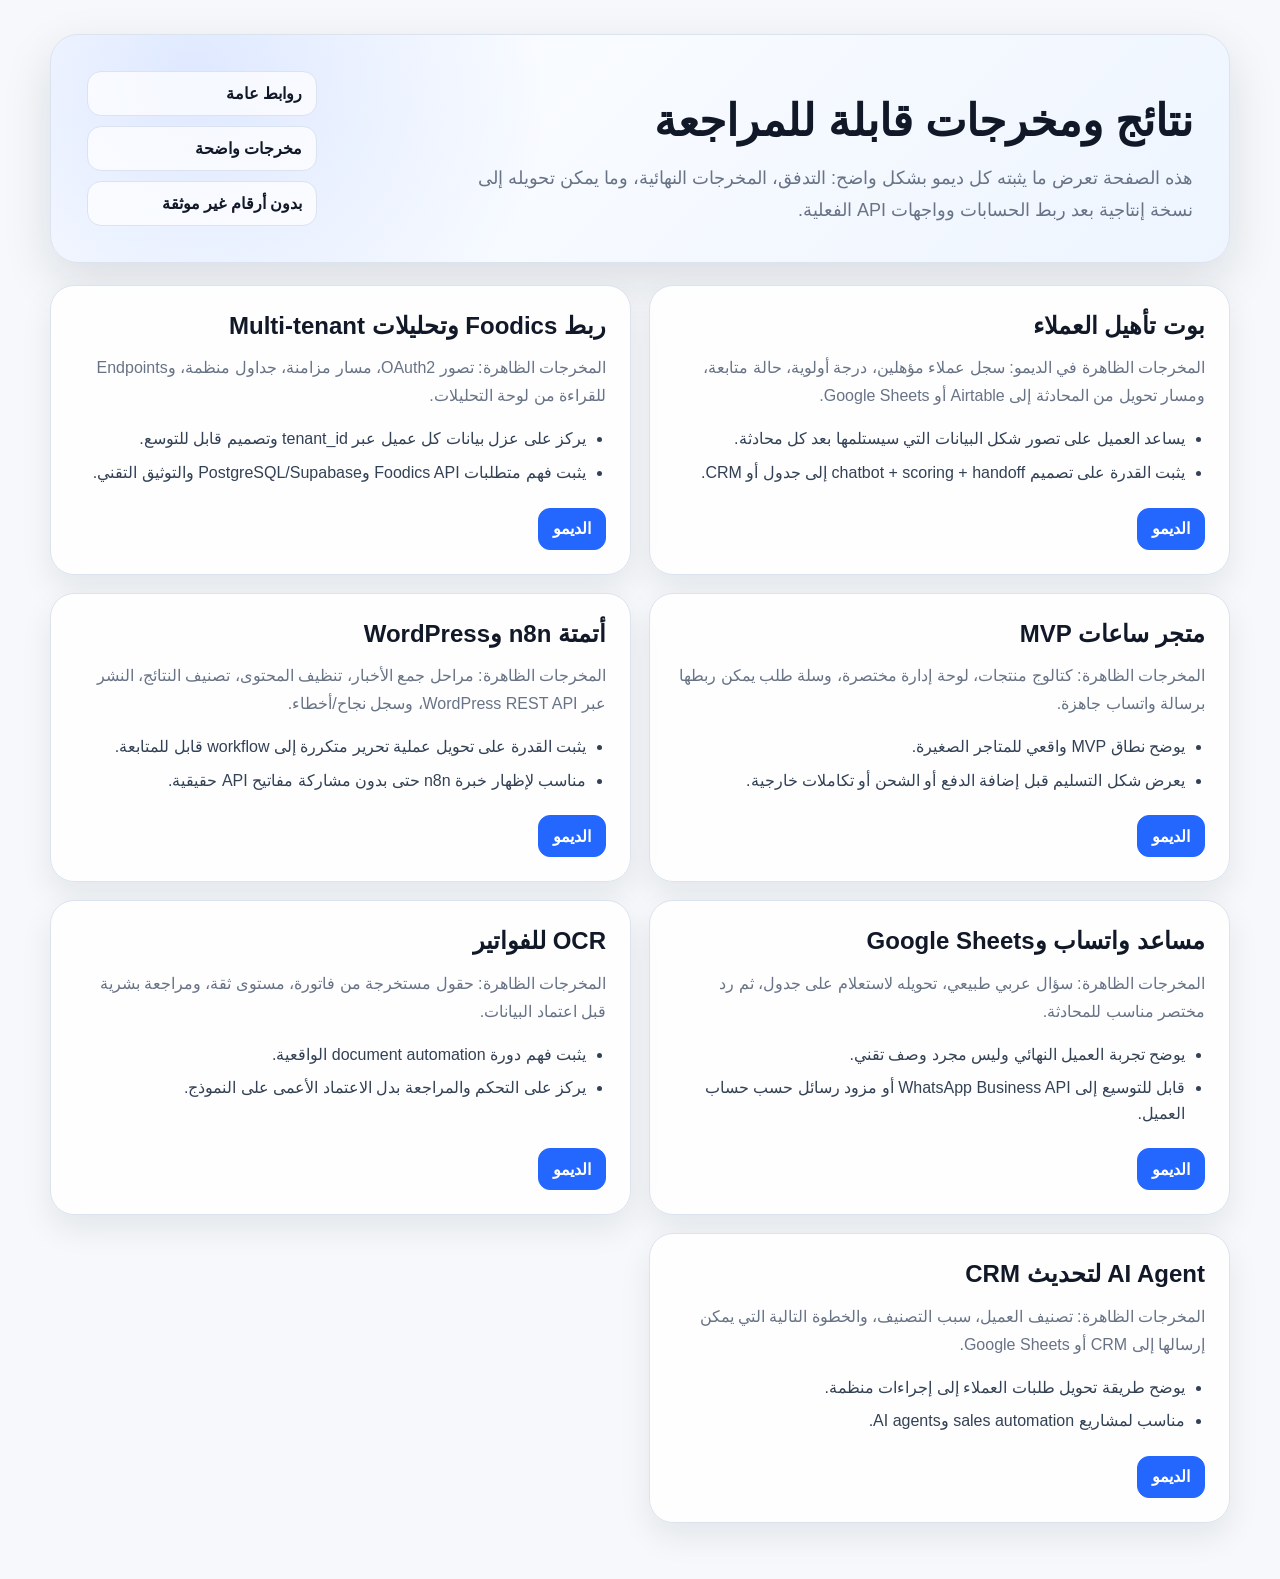
<file: results.html>
<!doctype html>
<html lang="ar" dir="rtl">
<head>
  <meta charset="utf-8">
  <meta name="viewport" content="width=device-width, initial-scale=1">
  <title>نتائج ومخرجات ديموهات مستقل</title>
  <link rel="icon" href="./favicon.svg" type="image/svg+xml">
  <link rel="stylesheet" href="./shared.css">
</head>
<body>
  <main class="frame hub rtl">
    <section class="hub-hero">
      <div>
        <h1>نتائج ومخرجات قابلة للمراجعة</h1>
        <p>هذه الصفحة تعرض ما يثبته كل ديمو بشكل واضح: التدفق، المخرجات النهائية، وما يمكن تحويله إلى نسخة إنتاجية بعد ربط الحسابات وواجهات API الفعلية.</p>
      </div>
      <div class="hub-meta">
        <span>روابط عامة</span>
        <span>مخرجات واضحة</span>
        <span>بدون أرقام غير موثقة</span>
      </div>
    </section>

    <section class="demo-grid">
      <article class="demo-card" id="ai-leads-dashboard">
        <div>
          <h2>بوت تأهيل العملاء</h2>
          <p>المخرجات الظاهرة في الديمو: سجل عملاء مؤهلين، درجة أولوية، حالة متابعة، ومسار تحويل من المحادثة إلى Airtable أو Google Sheets.</p>
          <ul>
            <li>يساعد العميل على تصور شكل البيانات التي سيستلمها بعد كل محادثة.</li>
            <li>يثبت القدرة على تصميم chatbot + scoring + handoff إلى جدول أو CRM.</li>
          </ul>
        </div>
        <div class="demo-actions"><a href="./ai-leads-dashboard.html">الديمو</a></div>
      </article>

      <article class="demo-card" id="foodics-analytics-api">
        <div>
          <h2>ربط Foodics وتحليلات Multi-tenant</h2>
          <p>المخرجات الظاهرة: تصور OAuth2، مسار مزامنة، جداول منظمة، وEndpoints للقراءة من لوحة التحليلات.</p>
          <ul>
            <li>يركز على عزل بيانات كل عميل عبر tenant_id وتصميم قابل للتوسع.</li>
            <li>يثبت فهم متطلبات Foodics API وPostgreSQL/Supabase والتوثيق التقني.</li>
          </ul>
        </div>
        <div class="demo-actions"><a href="./foodics-analytics-api.html">الديمو</a></div>
      </article>

      <article class="demo-card" id="watch-store-admin">
        <div>
          <h2>متجر ساعات MVP</h2>
          <p>المخرجات الظاهرة: كتالوج منتجات، لوحة إدارة مختصرة، وسلة طلب يمكن ربطها برسالة واتساب جاهزة.</p>
          <ul>
            <li>يوضح نطاق MVP واقعي للمتاجر الصغيرة.</li>
            <li>يعرض شكل التسليم قبل إضافة الدفع أو الشحن أو تكاملات خارجية.</li>
          </ul>
        </div>
        <div class="demo-actions"><a href="./watch-store-admin.html">الديمو</a></div>
      </article>

      <article class="demo-card" id="n8n-jobs-wordpress">
        <div>
          <h2>أتمتة n8n وWordPress</h2>
          <p>المخرجات الظاهرة: مراحل جمع الأخبار، تنظيف المحتوى، تصنيف النتائج، النشر عبر WordPress REST API، وسجل نجاح/أخطاء.</p>
          <ul>
            <li>يثبت القدرة على تحويل عملية تحرير متكررة إلى workflow قابل للمتابعة.</li>
            <li>مناسب لإظهار خبرة n8n حتى بدون مشاركة مفاتيح API حقيقية.</li>
          </ul>
        </div>
        <div class="demo-actions"><a href="./n8n-jobs-wordpress.html">الديمو</a></div>
      </article>

      <article class="demo-card" id="whatsapp-sheets-assistant">
        <div>
          <h2>مساعد واتساب وGoogle Sheets</h2>
          <p>المخرجات الظاهرة: سؤال عربي طبيعي، تحويله لاستعلام على جدول، ثم رد مختصر مناسب للمحادثة.</p>
          <ul>
            <li>يوضح تجربة العميل النهائي وليس مجرد وصف تقني.</li>
            <li>قابل للتوسيع إلى WhatsApp Business API أو مزود رسائل حسب حساب العميل.</li>
          </ul>
        </div>
        <div class="demo-actions"><a href="./whatsapp-sheets-assistant.html">الديمو</a></div>
      </article>

      <article class="demo-card" id="invoice-ocr-workbench">
        <div>
          <h2>OCR للفواتير</h2>
          <p>المخرجات الظاهرة: حقول مستخرجة من فاتورة، مستوى ثقة، ومراجعة بشرية قبل اعتماد البيانات.</p>
          <ul>
            <li>يثبت فهم دورة document automation الواقعية.</li>
            <li>يركز على التحكم والمراجعة بدل الاعتماد الأعمى على النموذج.</li>
          </ul>
        </div>
        <div class="demo-actions"><a href="./invoice-ocr-workbench.html">الديمو</a></div>
      </article>

      <article class="demo-card" id="crm-lead-agent">
        <div>
          <h2>AI Agent لتحديث CRM</h2>
          <p>المخرجات الظاهرة: تصنيف العميل، سبب التصنيف، والخطوة التالية التي يمكن إرسالها إلى CRM أو Google Sheets.</p>
          <ul>
            <li>يوضح طريقة تحويل طلبات العملاء إلى إجراءات منظمة.</li>
            <li>مناسب لمشاريع sales automation وAI agents.</li>
          </ul>
        </div>
        <div class="demo-actions"><a href="./crm-lead-agent.html">الديمو</a></div>
      </article>
    </section>
  </main>
</body>
</html>
</file>
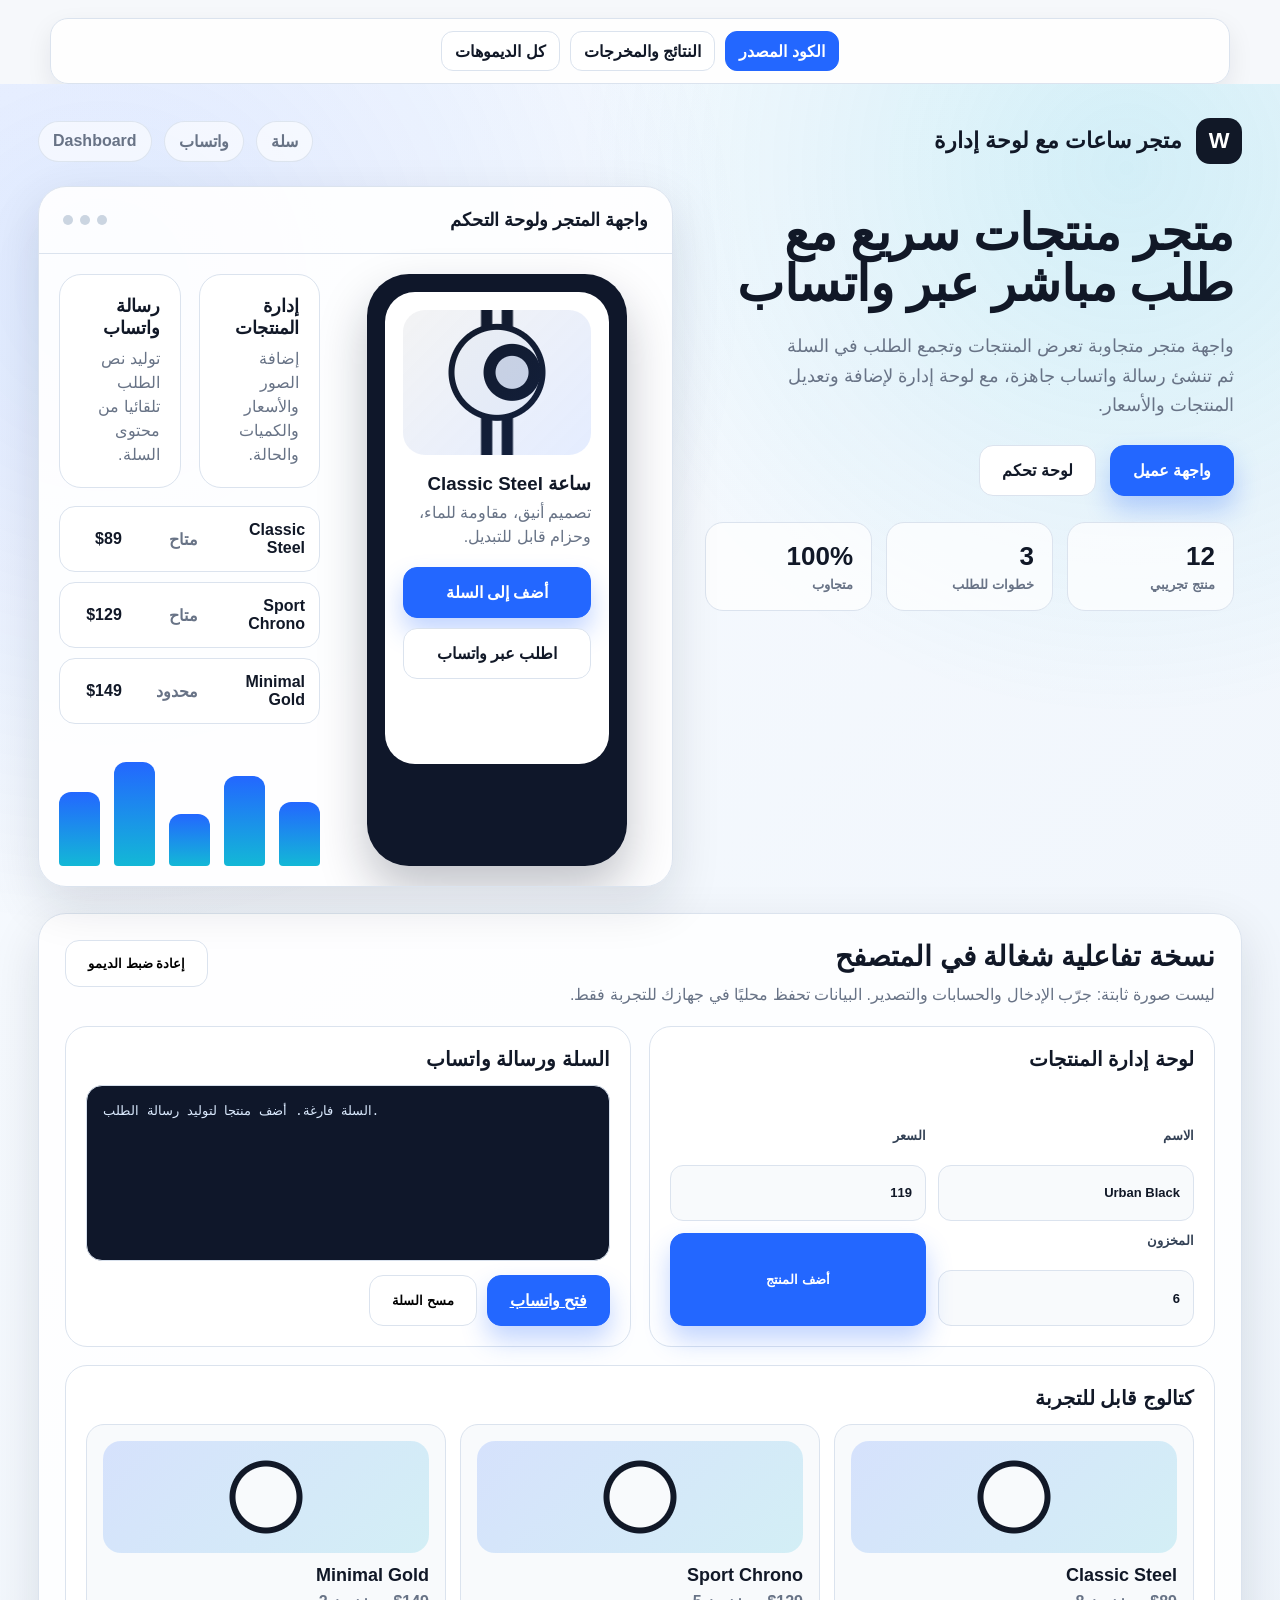
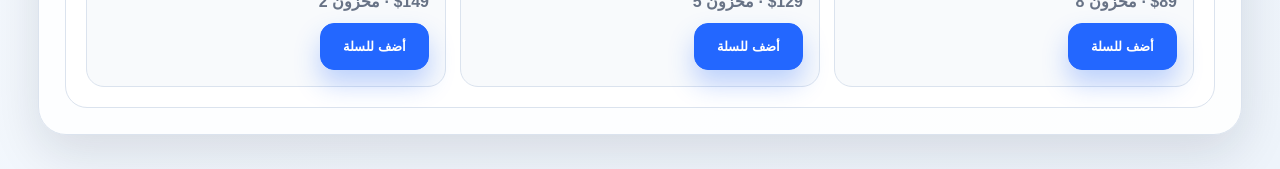
<file: watch-store-admin.html>
<!doctype html>
<html lang="ar" dir="rtl">
<head>
  <meta charset="utf-8">
  <meta name="viewport" content="width=device-width, initial-scale=1">
  <title>Watch Store and Admin Dashboard</title>
  <link rel="icon" href="./favicon.svg" type="image/svg+xml">
  <link rel="stylesheet" href="./shared.css">
  <script src="./proof-links.js" defer></script>
  <script src="./portfolio-app.js" defer></script>
</head>
<body>
  <main class="frame rtl">
    <header class="topbar">
      <div class="brand"><div class="mark">W</div><span>متجر ساعات مع لوحة إدارة</span></div>
      <nav class="nav"><span>سلة</span><span>واتساب</span><span>Dashboard</span></nav>
    </header>
    <section class="hero">
      <div class="copy">
        <h1>متجر منتجات سريع مع طلب مباشر عبر واتساب</h1>
        <p>واجهة متجر متجاوبة تعرض المنتجات وتجمع الطلب في السلة ثم تنشئ رسالة واتساب جاهزة، مع لوحة إدارة لإضافة وتعديل المنتجات والأسعار.</p>
        <div class="actions">
          <div class="button primary">واجهة عميل</div>
          <div class="button">لوحة تحكم</div>
        </div>
        <div class="metrics">
          <div class="metric"><strong>12</strong><span>منتج تجريبي</span></div>
          <div class="metric"><strong>3</strong><span>خطوات للطلب</span></div>
          <div class="metric"><strong>100%</strong><span>متجاوب</span></div>
        </div>
      </div>
      <div class="panel">
        <div class="panel-head"><div class="panel-title">واجهة المتجر ولوحة التحكم</div><div class="dots"><i></i><i></i><i></i></div></div>
        <div class="panel-body" style="display:grid;grid-template-columns:310px 1fr;gap:22px">
          <div class="phone">
            <div class="screen">
              <div style="padding:18px">
                <div class="product-art"></div>
                <h3 style="margin:18px 0 6px">ساعة Classic Steel</h3>
                <p style="margin:0;color:#687386;line-height:1.5">تصميم أنيق، مقاومة للماء، وحزام قابل للتبديل.</p>
                <div class="button primary" style="margin-top:18px;text-align:center">أضف إلى السلة</div>
                <div class="button" style="margin-top:10px;text-align:center">اطلب عبر واتساب</div>
              </div>
            </div>
          </div>
          <div>
            <div class="grid-2">
              <div class="card"><h3>إدارة المنتجات</h3><p>إضافة الصور والأسعار والكميات والحالة.</p></div>
              <div class="card"><h3>رسالة واتساب</h3><p>توليد نص الطلب تلقائيا من محتوى السلة.</p></div>
            </div>
            <div class="table" style="margin-top:18px">
              <div class="row"><strong>Classic Steel</strong><span>متاح</span><b>$89</b></div>
              <div class="row"><strong>Sport Chrono</strong><span>متاح</span><b>$129</b></div>
              <div class="row"><strong>Minimal Gold</strong><span>محدود</span><b>$149</b></div>
            </div>
            <div class="bars" style="margin-top:24px"><div style="height:54%"></div><div style="height:76%"></div><div style="height:44%"></div><div style="height:88%"></div><div style="height:63%"></div></div>
          </div>
        </div>
      </div>
    </section>
  </main>
</body>
</html>
</file>
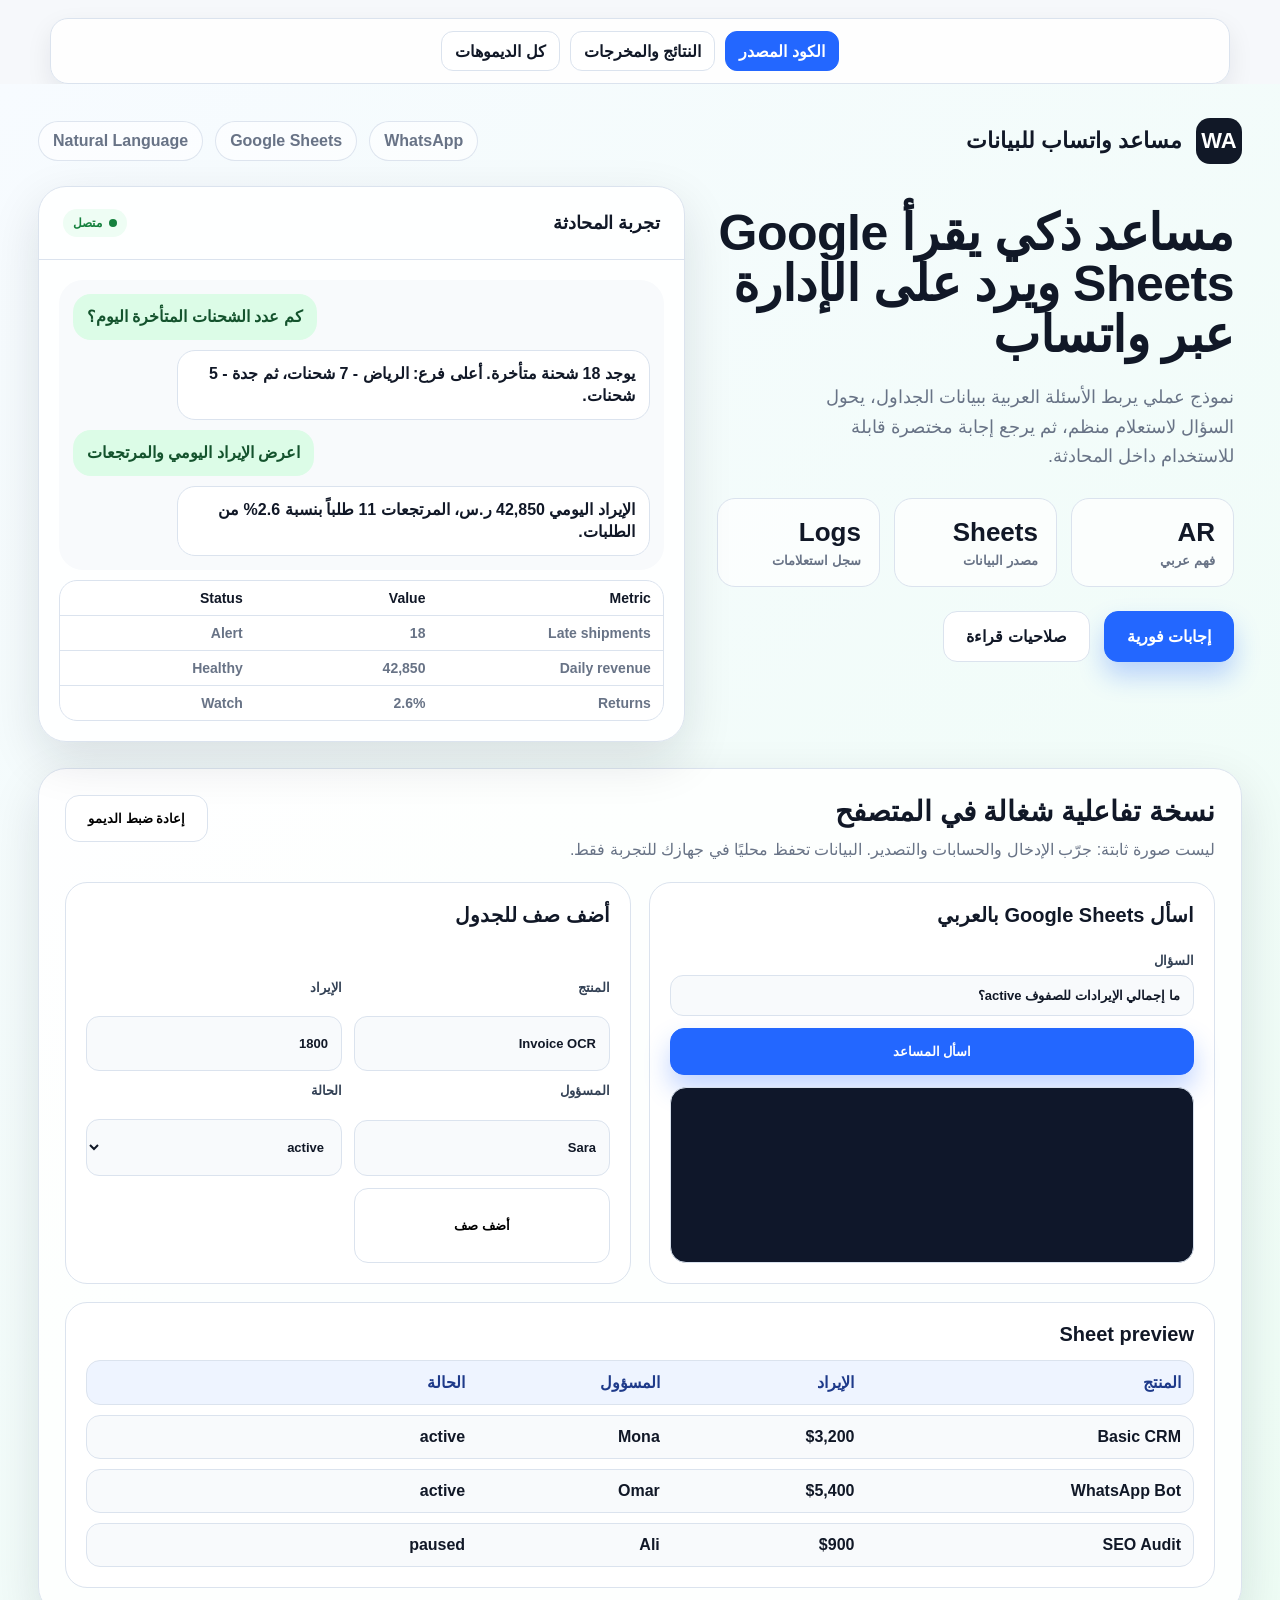
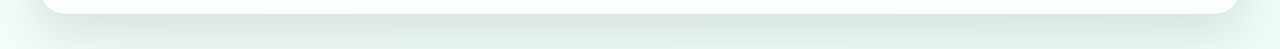
<file: whatsapp-sheets-assistant.html>
<!doctype html>
<html lang="ar" dir="rtl">
<head>
  <meta charset="utf-8">
  <meta name="viewport" content="width=device-width, initial-scale=1">
  <title>WhatsApp Sheets Assistant</title>
  <link rel="icon" href="./favicon.svg" type="image/svg+xml">
  <link rel="stylesheet" href="./shared.css">
  <script src="./proof-links.js" defer></script>
  <script src="./portfolio-app.js" defer></script>
  <style>
    .frame { background: linear-gradient(135deg, #f7fbff, #eefdf5); }
    .hero { grid-template-columns: 0.9fr 1.1fr; }
    .chat { display: grid; gap: 10px; padding: 14px; background: #f8fafc; border-radius: 24px; }
    .bubble {
      max-width: 82%;
      padding: 12px 14px;
      border-radius: 18px;
      font-weight: 700;
      line-height: 1.38;
    }
    .bubble.user { margin-right: auto; background: #dcfce7; color: #14532d; }
    .bubble.bot { background: #fff; border: 1px solid var(--line); color: #111827; }
    .sheet {
      margin-top: 10px;
      border: 1px solid var(--line);
      border-radius: 18px;
      overflow: hidden;
      background: #fff;
    }
    .sheet div {
      display: grid;
      grid-template-columns: 1fr 0.8fr 0.8fr;
      gap: 12px;
      padding: 9px 12px;
      border-bottom: 1px solid var(--line);
      font-weight: 800;
      font-size: 14px;
    }
    .sheet div:last-child { border-bottom: 0; }
    .sheet span { color: var(--muted); font-weight: 700; }
  </style>
</head>
<body>
  <main class="frame rtl">
    <header class="topbar">
      <div class="brand"><div class="mark">WA</div><span>مساعد واتساب للبيانات</span></div>
      <nav class="nav"><span>WhatsApp</span><span>Google Sheets</span><span>Natural Language</span></nav>
    </header>
    <section class="hero">
      <div class="copy">
        <h1>مساعد ذكي يقرأ Google Sheets ويرد على الإدارة عبر واتساب</h1>
        <p>نموذج عملي يربط الأسئلة العربية ببيانات الجداول، يحول السؤال لاستعلام منظم، ثم يرجع إجابة مختصرة قابلة للاستخدام داخل المحادثة.</p>
        <div class="metrics">
          <div class="metric"><strong>AR</strong><span>فهم عربي</span></div>
          <div class="metric"><strong>Sheets</strong><span>مصدر البيانات</span></div>
          <div class="metric"><strong>Logs</strong><span>سجل استعلامات</span></div>
        </div>
        <div class="actions"><div class="button primary">إجابات فورية</div><div class="button">صلاحيات قراءة</div></div>
      </div>
      <div class="panel">
        <div class="panel-head"><div class="panel-title">تجربة المحادثة</div><div class="status">متصل</div></div>
        <div class="panel-body">
          <div class="chat">
            <div class="bubble user">كم عدد الشحنات المتأخرة اليوم؟</div>
            <div class="bubble bot">يوجد 18 شحنة متأخرة. أعلى فرع: الرياض - 7 شحنات، ثم جدة - 5 شحنات.</div>
            <div class="bubble user">اعرض الإيراد اليومي والمرتجعات</div>
            <div class="bubble bot">الإيراد اليومي 42,850 ر.س، المرتجعات 11 طلباً بنسبة 2.6% من الطلبات.</div>
          </div>
          <div class="sheet">
            <div><strong>Metric</strong><strong>Value</strong><strong>Status</strong></div>
            <div><span>Late shipments</span><span>18</span><span>Alert</span></div>
            <div><span>Daily revenue</span><span>42,850</span><span>Healthy</span></div>
            <div><span>Returns</span><span>2.6%</span><span>Watch</span></div>
          </div>
        </div>
      </div>
    </section>
  </main>
</body>
</html>
</file>
<file: shared.css>
:root {
  --bg: #f6f8fb;
  --ink: #111827;
  --muted: #687386;
  --line: #dbe3ee;
  --panel: #ffffff;
  --blue: #2367ff;
  --cyan: #13b8d6;
  --green: #16a34a;
  --orange: #f97316;
  --shadow: 0 18px 50px rgba(15, 23, 42, 0.12);
}

* {
  box-sizing: border-box;
}

body {
  margin: 0;
  min-height: 100vh;
  background: var(--bg);
  color: var(--ink);
  font-family: "Inter", "Segoe UI", Tahoma, Arial, sans-serif;
  overflow-x: hidden;
  overflow-y: auto;
}

.frame {
  width: min(1280px, 100%);
  min-height: 720px;
  margin: 0 auto;
  padding: 34px 38px;
  background:
    radial-gradient(circle at 8% 12%, rgba(35, 103, 255, 0.13), transparent 34%),
    radial-gradient(circle at 88% 5%, rgba(19, 184, 214, 0.15), transparent 28%),
    linear-gradient(135deg, #f8fbff 0%, #eef4fb 100%);
}

.topbar {
  display: flex;
  align-items: center;
  justify-content: space-between;
  margin-bottom: 22px;
}

.proof-strip {
  display: flex;
  width: min(1180px, calc(100% - 32px));
  margin: 18px auto 0;
  padding: 12px;
  gap: 10px;
  justify-content: center;
  flex-wrap: wrap;
  border: 1px solid var(--line);
  border-radius: 18px;
  background: rgba(255, 255, 255, 0.86);
  box-shadow: 0 10px 26px rgba(15, 23, 42, 0.08);
}

.proof-strip a {
  display: inline-flex;
  align-items: center;
  justify-content: center;
  min-height: 40px;
  padding: 9px 13px;
  border: 1px solid var(--line);
  border-radius: 12px;
  background: #fff;
  color: var(--ink);
  font-weight: 850;
  text-decoration: none;
}

.proof-strip a:first-child {
  background: var(--blue);
  border-color: var(--blue);
  color: #fff;
}

.brand {
  display: flex;
  gap: 14px;
  align-items: center;
  font-weight: 800;
  font-size: 22px;
}

.mark {
  display: grid;
  width: 46px;
  height: 46px;
  place-items: center;
  border-radius: 14px;
  background: #111827;
  color: #fff;
  font-weight: 900;
}

.nav {
  display: flex;
  gap: 12px;
  color: var(--muted);
  font-weight: 650;
}

.nav span {
  padding: 10px 14px;
  border: 1px solid rgba(219, 227, 238, 0.9);
  border-radius: 999px;
  background: rgba(255, 255, 255, 0.6);
}

.hero {
  display: grid;
  grid-template-columns: 0.92fr 1.08fr;
  gap: 28px;
  align-items: stretch;
}

.copy {
  padding: 22px 8px 0 4px;
}

.copy h1 {
  margin: 0;
  font-size: 50px;
  line-height: 1.02;
  letter-spacing: -0.5px;
}

.copy p {
  width: 88%;
  margin: 22px 0 0;
  color: var(--muted);
  font-size: 18px;
  line-height: 1.65;
}

.actions {
  display: flex;
  gap: 14px;
  margin-top: 24px;
}

.button {
  padding: 15px 22px;
  border-radius: 14px;
  font-weight: 800;
  border: 1px solid var(--line);
  background: #fff;
}

.button.primary {
  background: var(--blue);
  color: #fff;
  border-color: var(--blue);
  box-shadow: 0 14px 26px rgba(35, 103, 255, 0.28);
}

.metrics {
  display: grid;
  grid-template-columns: repeat(3, 1fr);
  gap: 14px;
  margin-top: 26px;
}

.metric {
  padding: 18px;
  border: 1px solid var(--line);
  border-radius: 18px;
  background: rgba(255, 255, 255, 0.72);
}

.metric strong {
  display: block;
  font-size: 26px;
}

.metric span {
  display: block;
  margin-top: 5px;
  color: var(--muted);
  font-size: 13px;
  font-weight: 700;
}

.panel {
  border: 1px solid var(--line);
  border-radius: 28px;
  background: rgba(255, 255, 255, 0.92);
  box-shadow: var(--shadow);
  overflow: hidden;
}

.panel-head {
  display: flex;
  align-items: center;
  justify-content: space-between;
  padding: 22px 24px;
  border-bottom: 1px solid var(--line);
}

.panel-title {
  font-size: 18px;
  font-weight: 850;
}

.dots {
  display: flex;
  gap: 7px;
}

.dots i {
  width: 10px;
  height: 10px;
  border-radius: 50%;
  background: #cbd5e1;
}

.panel-body {
  padding: 20px;
}

.grid-2 {
  display: grid;
  grid-template-columns: 1fr 1fr;
  gap: 18px;
}

.card {
  border: 1px solid var(--line);
  border-radius: 22px;
  background: #fff;
  padding: 20px;
}

.card h3 {
  margin: 0 0 8px;
  font-size: 18px;
}

.card p {
  margin: 0;
  color: var(--muted);
  line-height: 1.5;
}

.status {
  display: inline-flex;
  align-items: center;
  gap: 7px;
  padding: 7px 10px;
  border-radius: 999px;
  background: #eefdf4;
  color: #15803d;
  font-weight: 800;
  font-size: 12px;
}

.status::before {
  content: "";
  width: 8px;
  height: 8px;
  border-radius: 50%;
  background: currentColor;
}

.table {
  display: grid;
  gap: 10px;
}

.row {
  display: grid;
  grid-template-columns: 1.2fr 0.8fr 0.6fr;
  gap: 12px;
  align-items: center;
  padding: 14px;
  border: 1px solid var(--line);
  border-radius: 16px;
  background: #fff;
  font-weight: 700;
}

.row span {
  color: var(--muted);
  font-weight: 650;
}

.phone {
  width: 260px;
  min-height: 510px;
  margin: 0 auto;
  padding: 18px;
  border-radius: 42px;
  background: #0f172a;
  box-shadow: 0 24px 48px rgba(15, 23, 42, 0.25);
}

.screen {
  height: 472px;
  border-radius: 30px;
  background: #fff;
  overflow: hidden;
}

.product-art {
  height: 145px;
  border-radius: 22px;
  background:
    linear-gradient(135deg, rgba(17, 24, 39, 0.05), rgba(35, 103, 255, 0.12)),
    radial-gradient(circle at 58% 43%, #d7dde8 0 16px, #111827 17px 28px, transparent 29px),
    radial-gradient(circle at 50% 43%, #f8fafc 0 42px, #111827 43px 48px, transparent 49px),
    linear-gradient(90deg, transparent 0 41%, #111827 42% 47%, transparent 48% 52%, #111827 53% 58%, transparent 59%);
}

.bars {
  display: flex;
  align-items: end;
  gap: 14px;
  height: 118px;
}

.bars div {
  flex: 1;
  border-radius: 12px 12px 4px 4px;
  background: linear-gradient(180deg, var(--blue), var(--cyan));
}

.flow {
  display: grid;
  grid-template-columns: repeat(4, 1fr);
  gap: 14px;
  margin-top: 18px;
}

.flow div {
  padding: 16px;
  border-radius: 18px;
  background: #f8fafc;
  border: 1px solid var(--line);
  font-weight: 800;
}

.rtl {
  direction: rtl;
  text-align: right;
  font-family: "Noto Kufi Arabic", "Segoe UI", Tahoma, Arial, sans-serif;
}

.footer-note {
  margin-top: 26px;
  color: var(--muted);
  font-size: 14px;
  font-weight: 700;
}

.hub {
  width: min(1180px, calc(100% - 32px));
  min-height: auto;
  padding: 34px 0 56px;
  background: none;
}

.hub-hero {
  display: grid;
  grid-template-columns: 1fr auto;
  gap: 28px;
  align-items: end;
  padding: 36px;
  border: 1px solid var(--line);
  border-radius: 28px;
  background:
    radial-gradient(circle at 12% 18%, rgba(35, 103, 255, 0.14), transparent 34%),
    linear-gradient(135deg, #ffffff 0%, #eef5ff 100%);
  box-shadow: var(--shadow);
}

.hub-hero h1 {
  margin: 0;
  font-size: 44px;
  line-height: 1.12;
}

.hub-hero p {
  max-width: 760px;
  margin: 18px 0 0;
  color: var(--muted);
  font-size: 18px;
  line-height: 1.75;
}

.hub-meta {
  display: grid;
  gap: 10px;
  min-width: 230px;
}

.hub-meta span {
  padding: 12px 14px;
  border: 1px solid var(--line);
  border-radius: 14px;
  background: rgba(255, 255, 255, 0.72);
  font-weight: 800;
}

.demo-grid {
  display: grid;
  grid-template-columns: repeat(2, minmax(0, 1fr));
  gap: 18px;
  margin-top: 22px;
}

.demo-card {
  display: flex;
  min-height: 280px;
  flex-direction: column;
  justify-content: space-between;
  padding: 24px;
  border: 1px solid var(--line);
  border-radius: 24px;
  background: rgba(255, 255, 255, 0.92);
  box-shadow: 0 14px 32px rgba(15, 23, 42, 0.08);
}

.demo-card h2 {
  margin: 0;
  font-size: 24px;
  line-height: 1.35;
}

.demo-card p {
  margin: 12px 0 0;
  color: var(--muted);
  line-height: 1.75;
}

.demo-card ul {
  display: grid;
  gap: 8px;
  margin: 16px 0 0;
  padding: 0 20px 0 0;
  color: #334155;
  line-height: 1.6;
}

.demo-actions {
  display: flex;
  flex-wrap: wrap;
  gap: 10px;
  margin-top: 22px;
}

.demo-actions a {
  display: inline-flex;
  align-items: center;
  justify-content: center;
  min-height: 42px;
  padding: 10px 14px;
  border: 1px solid var(--line);
  border-radius: 12px;
  background: #fff;
  color: var(--ink);
  font-weight: 850;
  text-decoration: none;
}

.demo-actions a:first-child {
  background: var(--blue);
  border-color: var(--blue);
  color: #fff;
}

.workspace {
  margin-top: 26px;
  padding: 26px;
  border: 1px solid var(--line);
  border-radius: 28px;
  background: rgba(255, 255, 255, 0.88);
  box-shadow: var(--shadow);
}

.workspace-head {
  display: flex;
  align-items: start;
  justify-content: space-between;
  gap: 18px;
  margin-bottom: 18px;
}

.workspace-head h2 {
  margin: 0;
  font-size: 28px;
}

.workspace-head p {
  margin: 8px 0 0;
  color: var(--muted);
  line-height: 1.7;
}

.tool-grid {
  display: grid;
  grid-template-columns: repeat(2, minmax(0, 1fr));
  gap: 18px;
  margin-bottom: 18px;
}

.tool-card {
  padding: 20px;
  border: 1px solid var(--line);
  border-radius: 22px;
  background: #fff;
}

.tool-card h3 {
  margin: 0 0 14px;
  font-size: 20px;
}

.form-grid {
  display: grid;
  grid-template-columns: repeat(2, minmax(0, 1fr));
  gap: 12px;
}

.form-grid h3,
.form-grid .span-2 {
  grid-column: 1 / -1;
}

label {
  display: grid;
  gap: 7px;
  color: #334155;
  font-size: 13px;
  font-weight: 850;
}

input,
select,
textarea {
  width: 100%;
  border: 1px solid var(--line);
  border-radius: 13px;
  background: #f8fafc;
  color: var(--ink);
  padding: 12px 13px;
  font: inherit;
  font-weight: 650;
}

textarea {
  min-height: 94px;
  resize: vertical;
}

button,
.button {
  cursor: pointer;
}

button:disabled {
  cursor: not-allowed;
  opacity: 0.55;
}

.toolbar {
  display: flex;
  flex-wrap: wrap;
  gap: 10px;
  margin-top: 14px;
}

.console {
  min-height: 176px;
  max-height: 340px;
  overflow: auto;
  margin: 0;
  padding: 16px;
  direction: ltr;
  text-align: left;
  border: 1px solid #d7e0ec;
  border-radius: 16px;
  background: #0f172a;
  color: #dbeafe;
  font-family: "Cascadia Mono", "SFMono-Regular", Consolas, monospace;
  font-size: 13px;
  line-height: 1.55;
  white-space: pre-wrap;
}

.mini-table {
  display: grid;
  gap: 10px;
}

.mini-row {
  display: grid;
  grid-template-columns: 1.2fr 0.7fr 0.7fr 0.8fr 0.55fr;
  gap: 10px;
  align-items: center;
  padding: 12px;
  border: 1px solid var(--line);
  border-radius: 14px;
  background: #f8fafc;
  font-weight: 750;
}

.mini-row.mini-head {
  background: #eef4ff;
  color: #1e3a8a;
}

.mini-row small {
  display: block;
  margin-top: 3px;
  color: var(--muted);
}

.mini-btn {
  border: 1px solid var(--line);
  border-radius: 10px;
  background: #fff;
  padding: 8px 10px;
  color: var(--ink);
  font-weight: 850;
}

.pill {
  display: inline-flex;
  width: fit-content;
  padding: 6px 9px;
  border-radius: 999px;
  background: #e2e8f0;
  color: #334155;
  font-weight: 900;
}

.pill.hot {
  background: #fee2e2;
  color: #b91c1c;
}

.pill.warm {
  background: #fef3c7;
  color: #92400e;
}

.pill.cold {
  background: #dbeafe;
  color: #1d4ed8;
}

.product-grid {
  display: grid;
  grid-template-columns: repeat(3, minmax(0, 1fr));
  gap: 14px;
}

.product-card {
  padding: 16px;
  border: 1px solid var(--line);
  border-radius: 18px;
  background: #f8fafc;
}

.product-card h4 {
  margin: 12px 0 6px;
  font-size: 18px;
}

.product-card p {
  margin: 0 0 12px;
  color: var(--muted);
  font-weight: 750;
}

.watch-face {
  height: 112px;
  border-radius: 18px;
  background:
    radial-gradient(circle at 50% 50%, #f8fafc 0 30px, #111827 31px 36px, transparent 37px),
    linear-gradient(135deg, rgba(35, 103, 255, 0.16), rgba(19, 184, 214, 0.16));
}

@media (max-width: 900px) {
  .frame {
    min-height: auto;
    padding: 22px 18px;
  }

  .topbar,
  .hub-hero {
    grid-template-columns: 1fr;
  }

  .topbar {
    align-items: flex-start;
    gap: 16px;
  }

  .proof-strip {
    justify-content: stretch;
  }

  .proof-strip a {
    flex: 1 1 140px;
  }

  .nav {
    flex-wrap: wrap;
  }

  .hero,
  .demo-grid,
  .tool-grid,
  .product-grid {
    grid-template-columns: 1fr;
  }

  .workspace-head {
    display: grid;
  }

  .copy h1,
  .hub-hero h1 {
    font-size: 34px;
    letter-spacing: 0;
  }

  .copy p {
    width: 100%;
  }

  .metrics,
  .grid-2,
  .flow {
    grid-template-columns: 1fr;
  }

  .row,
  .mini-row {
    grid-template-columns: 1fr;
  }

  .panel {
    border-radius: 22px;
  }
}
</file>
